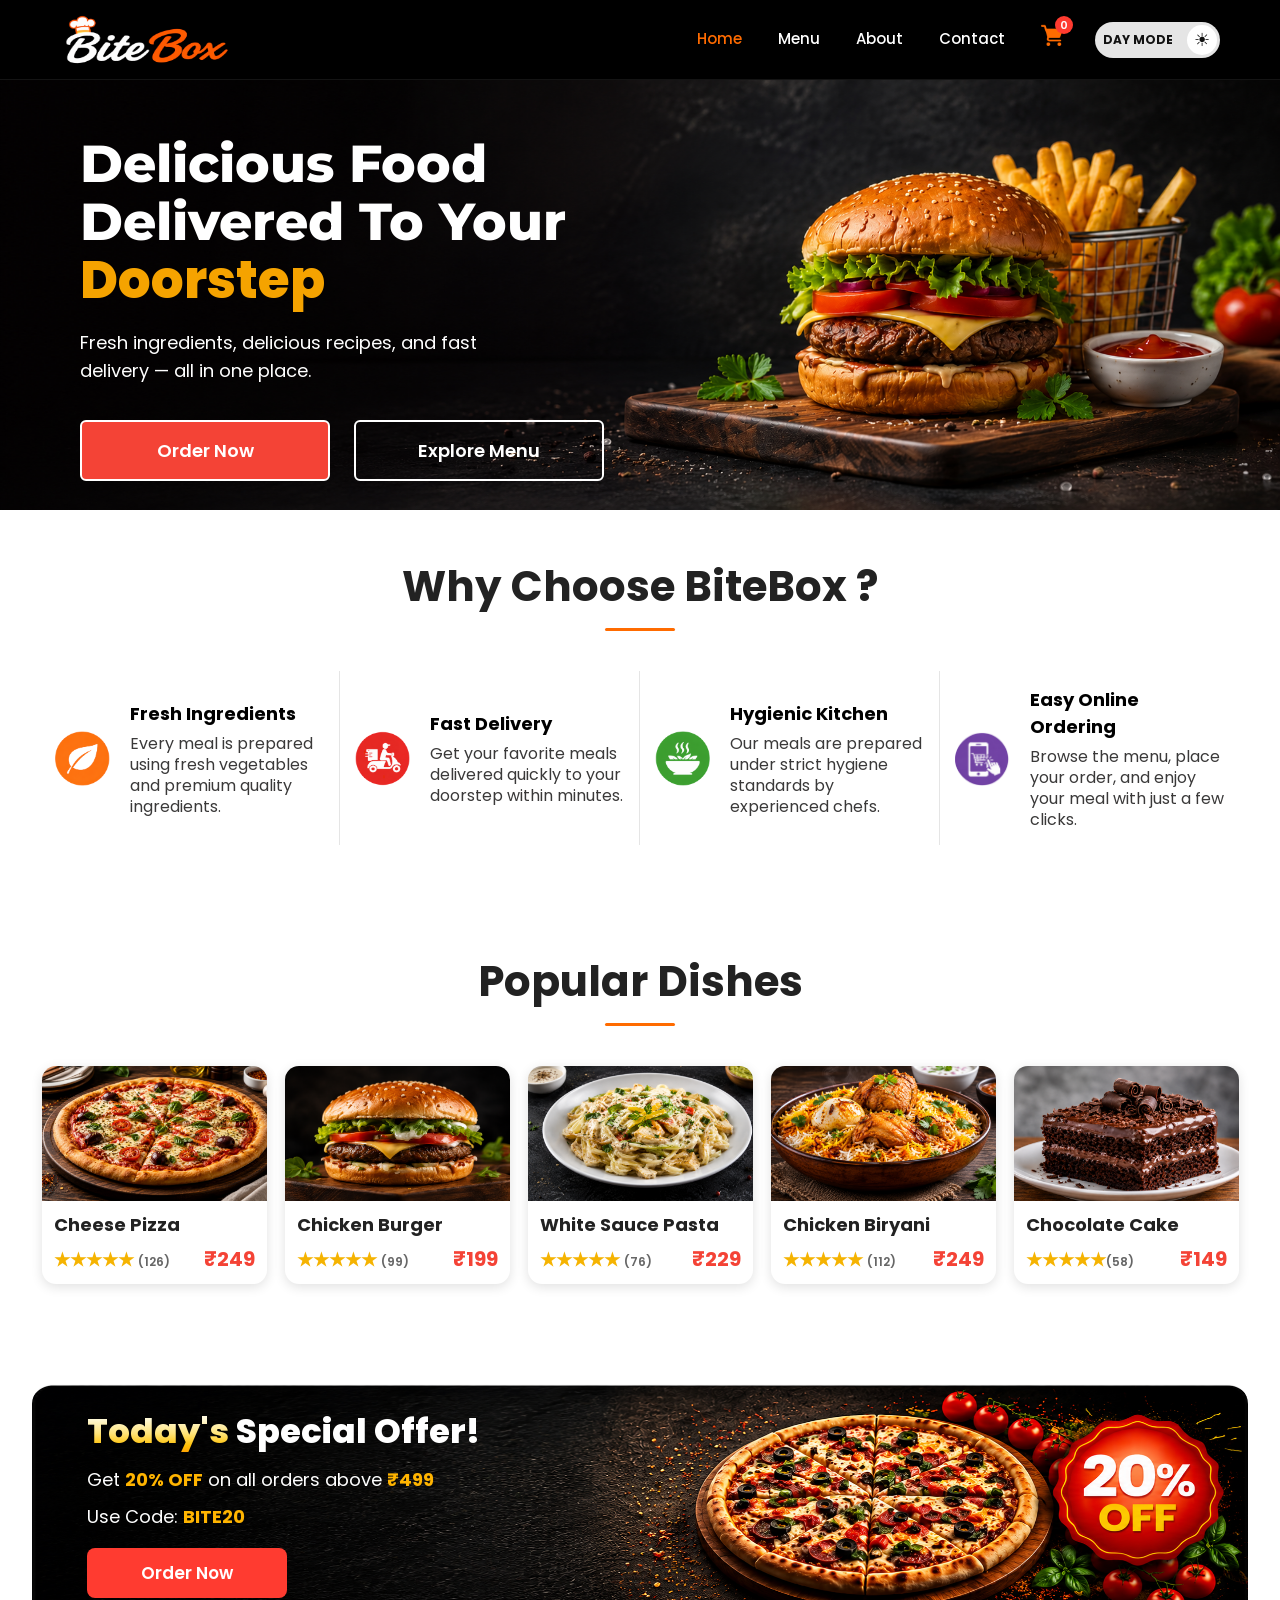
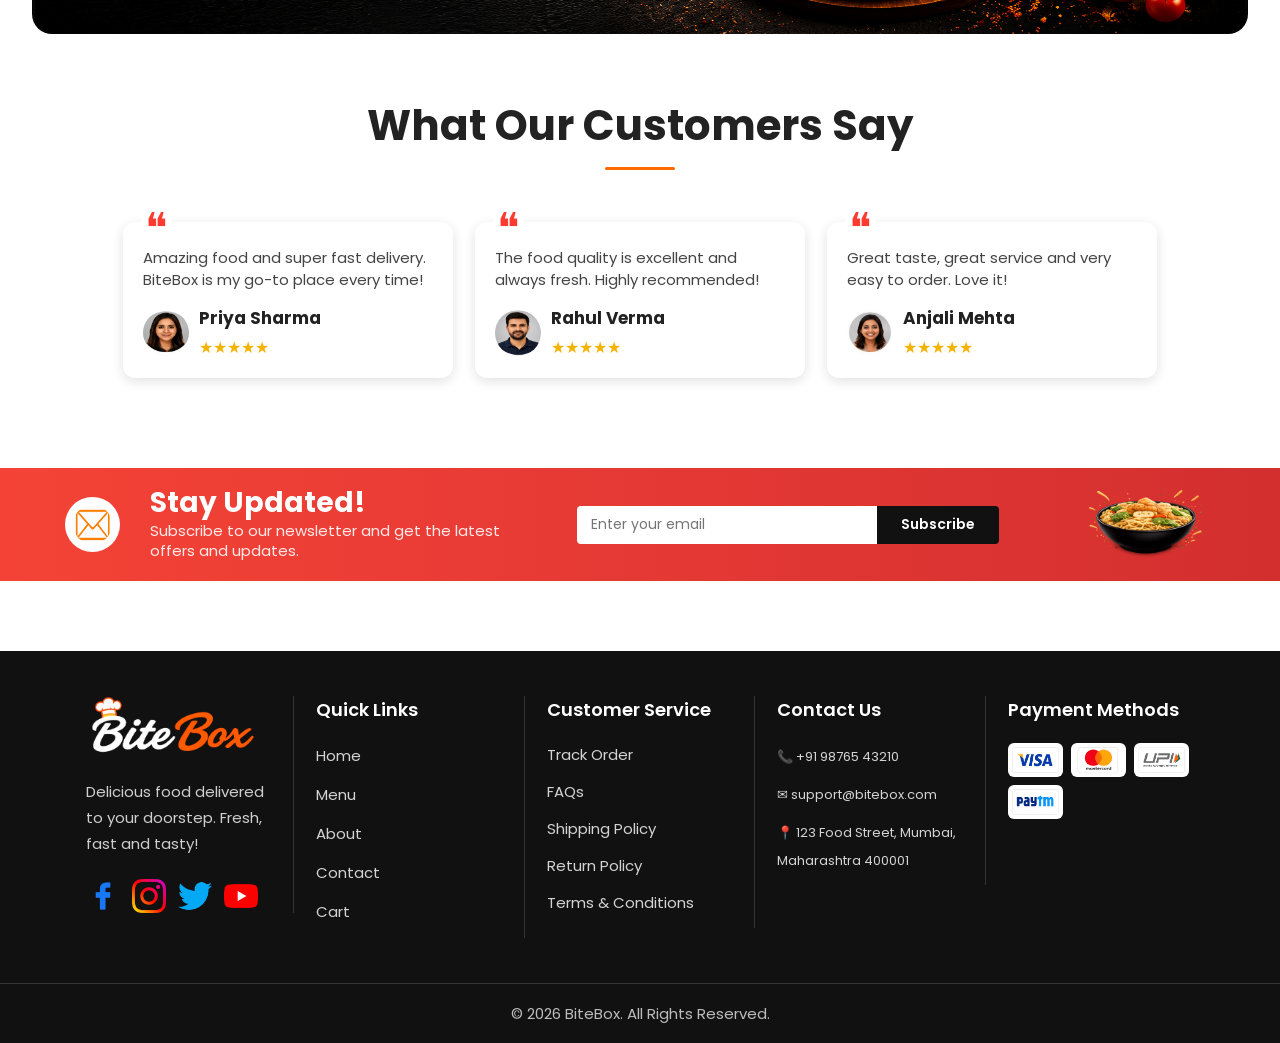
<file: index.html>
<!DOCTYPE html>
<html lang="en">

<head>
    <meta charset="UTF-8">
    <meta name="viewport" content="width=device-width, initial-scale=1.0">
    <title>BiteBox</title>
    <link rel="stylesheet" href="css/style.css">
    <link rel="stylesheet" href="css/index.css">
    <link rel="preconnect" href="https://fonts.googleapis.com">
    <link rel="preconnect" href="https://fonts.gstatic.com" crossorigin>
    <link
        href="https://fonts.googleapis.com/css2?family=Great+Vibes&family=Montserrat:wght@400;600;700;800&family=Pacifico&family=Poppins:wght@300;400;500;600;700&display=swap"
        rel="stylesheet">
</head>

<body>
    <header>
        <!--Restaurant Name-->
        <img src="assets/images/logo.png" alt="BiteBox Logo" class="logo">

        <!--Navigation Menu-->
        <nav>
            <a href="index.html" class="active">Home</a>

            <a href="menu.html">Menu</a>

            <a href="about.html">About</a>

            <a href="contact.html">Contact</a>

            <a href="cart.html" class="cart-icon">
                <span class="cart-wrapper">
                    <img src="assets/icons/cart.png" alt="Cart Icon" width="22" height="22">
                    <span id="cart-count">0</span>
                </span>
            </a>

            <button type="button" id="theme-toggle" class="theme-toggle">
                <span class="theme-icon">☀</span>
                <span class="theme-text">
                    DAY MODE
                </span>

            </button>

        </nav>

    </header>




    <main>
        <section id="home-hero">
            <!-- Hero Section -->

            <h1>Delicious Food Delivered To Your <span>Doorstep</span></h1>
            <p>
                Fresh ingredients, delicious recipes, and fast delivery
                — all in one place.
            </p>

            <div class="hero-buttons">
                <a href="menu.html" class="order-btn">Order Now</a>
                <a href="menu.html" class="menu-btn">Explore Menu</a>
            </div>

        </section>

        <section id="features">

            <h2>Why Choose BiteBox ?</h2>

            <article>
                <img src="assets/images/fresh.png" alt="Fresh Ingredients" width="80">
                <div>
                    <h3>Fresh Ingredients</h3>
                    <p>
                        Every meal is prepared using fresh vegetables and premium quality ingredients.
                    </p>
                </div>
            </article>

            <article>
                <img src="assets/images/fast-delivery.png" alt="Fast Delivery" width="80">
                <div>
                    <h3>Fast Delivery</h3>
                    <p>
                        Get your favorite meals delivered quickly to your doorstep within minutes.
                    </p>
                </div>
            </article>

            <article>
                <img src="assets/images/hygienic.png" alt="Hygienic Kitchen" width="80">
                <div>
                    <h3>Hygienic Kitchen</h3>

                    <p>
                        Our meals are prepared under strict hygiene standards by experienced chefs.
                    </p>
                </div>
            </article>

            <article>
                <img src="assets/images/easy.png" alt="Easy Online Ordering" width="80">
                <div>
                    <h3>Easy Online Ordering</h3>
                    <div>
                        <p>
                            Browse the menu, place your order, and enjoy your meal with just a few clicks.
                        </p>
                    </div>
            </article>

        </section>



        <!--Todays Featured Dishes -->
        <section id="popular-dishes">

            <h2>Popular Dishes</h2>

            <article>
                <img src="assets/images/popular-pizza.png" alt="Cheese Pizza">
                <h3>Cheese Pizza</h3>

                <div class="details">
                    <p class="ratings">
                        &#9733;&#9733;&#9733;&#9733;&#9733;
                        <small>(126)</small>
                    </p>

                    <p class="price">
                        ₹249
                    </p>
                </div>
            </article>

            <article>
                <img src="assets/images/popular-burger.png" alt="Chicken Burger">
                <h3>Chicken Burger</h3>

                <div class="details">
                    <p class="ratings">
                        &#9733;&#9733;&#9733;&#9733;&#9733;
                        <small>(99)</small>
                    </p>

                    <p class="price">
                        ₹199
                    </p>
                </div>
            </article>

            <article>
                <img src="assets/images/popular-pasta.png" alt="White Sauce Pasta">
                <h3>White Sauce Pasta</h3>

                <div class="details">
                    <p class="ratings">
                        &#9733;&#9733;&#9733;&#9733;&#9733;
                        <small>(76)</small>
                    </p>

                    <p class="price">
                        ₹229
                    </p>
                </div>
            </article>

            <article>
                <img src="assets/images/popular-briyani.png" alt="Chicken Biryani">
                <h3>Chicken Biryani</h3>

                <div class="details">
                    <p class="ratings">
                        &#9733;&#9733;&#9733;&#9733;&#9733;
                        <small>(112)</small>
                    </p>

                    <p class="price">
                        ₹249
                    </p>
                </div>
            </article>

            <article>
                <img src="assets/images/popular-cake.png" alt="Chocolate Cake">
                <h3>Chocolate Cake</h3>

                <div class="details">
                    <p class="ratings">
                        &#9733;&#9733;&#9733;&#9733;&#9733;<small>(58)</small>
                    </p>

                    <p class="price">
                        ₹149
                    </p>
                </div>
            </article>
        </section>



        <!--Todays Special Offers -->
        <section id="offer">

            <div class="offer-content">
                <h2><span>Today's </span>Special Offer!</h2>
                <p> Get <strong>20% OFF</strong> on all orders above <strong>₹499</strong>
                </p>
                <p> Use Code: <strong>BITE20</strong> </p>
                <a href="menu.html"> Order Now </a>
            </div>
        </section>


        <!-- Customer Reviews -->
        <section id="reviews">
            <h2>What Our Customers Say</h2>
            <article>
                <p> Amazing food and super fast delivery.
                    BiteBox is my go-to place every time!
                </p>
                <div class="customer">
                    <img src="assets/images/Priya.png" alt="Priya Sharma">
                    <div>
                        <h3>Priya Sharma</h3>
                        <span> &#9733;&#9733;&#9733;&#9733;&#9733;</span>
                    </div>
                </div>
            </article>

            <article>

                <p>
                    The food quality is excellent and always fresh.
                    Highly recommended!
                </p>

                <div class="customer">
                    <img src="assets/images/rahul.png" alt="Rahul Verma">

                    <div>
                        <h3>Rahul Verma</h3>
                        <span> &#9733;&#9733;&#9733;&#9733;&#9733;</span>
                    </div>
                </div>

            </article>

            <article>

                <p>
                    Great taste, great service and very easy to order.
                    Love it!
                </p>

                <div class="customer">
                    <img src="assets/images/anjali.png" alt="Anjali Mehta">

                    <div>
                        <h3>Anjali Mehta</h3>
                        <span> &#9733;&#9733;&#9733;&#9733;&#9733;</span>
                    </div>
                </div>

            </article>

        </section>


        <!--NewsLetter section-->
        <section id="newsletter">
            <div class="newsletter-content">
                <img src="assets/images/mail.png" alt="Newsletter Icon" width="80" height="80">

                <div>
                    <h2>Stay Updated!</h2>
                    <p> Subscribe to our newsletter and get the latest
                        <br>offers and updates.
                    </p>
                </div>
            </div>

            <div class="newsletter-form">
                <input type="email" placeholder="Enter your email">
                <button> Subscribe </button>
            </div>

            <div class="newsletter-image">
                <img src="assets/images/newsletter-food.png" alt="Newsletter Food" width="180" height="120">
            </div>
        </section>


    </main>



    <!-- Footer Logo Section -->
    <footer>
        <div class="footer-container">
            <section>
                <img src="assets/images/logo.png" alt="BiteBox Logo" width="180">
                <p> Delicious food delivered to your doorstep.
                    Fresh, fast and tasty!
                </p>

                <div class="footer-socials">

                    <a href="#">
                        <img src="assets/icons/facebook.png" alt="Facebook" width="35" height="35">
                    </a>

                    <a href="#">
                        <img src="assets/icons/instagram.png" alt="Instagram" width="35" height="35">
                    </a>

                    <a href="#">
                        <img src="assets/icons/twitter.png" alt="Twitter" width="35" height="35">
                    </a>

                    <a href="#">
                        <img src="assets/icons/youtube.png" alt="YouTube" width="35" height="35">
                    </a>
                </div>
            </section>



            <!-- Quick Links -->

            <section>
                <h3>Quick Links</h3>
                <ul>
                    <li><a href="index.html">Home</a></li>
                    <li><a href="menu.html">Menu</a></li>
                    <li><a href="about.html">About</a></li>
                    <li><a href="contact.html">Contact</a></li>
                    <li><a href="cart.html">Cart</a></li>
                </ul>
            </section>



            <!-- Customer Service -->
            <section>
                <h3>Customer Service</h3>
                <ul>
                    <li>Track Order</li>
                    <li>FAQs</li>
                    <li>Shipping Policy</li>
                    <li>Return Policy</li>
                    <li>Terms & Conditions</li>
                </ul>

            </section>



            <!-- Contact Information -->

            <section>
                <h3>Contact Us</h3>
                <p>📞 +91 98765 43210</p>
                <p>✉ support@bitebox.com</p>
                <p> 📍 123 Food Street, Mumbai, Maharashtra 400001 </p>
            </section>



            <!-- Payment Methods -->

            <section>
                <h3>Payment Methods</h3>
                <div class="payment-icons">
                    <img src="assets/images/visa.png" alt="Visa">
                    <img src="assets/images/mastercard.png" alt="MasterCard">
                    <img src="assets/images/upi.png" alt="UPI">
                    <img src="assets/images/paytm.png" alt="Paytm">
                </div>
            </section>
        </div>


        <p> © 2026 BiteBox. All Rights Reserved. </p>

    </footer>

    <script src="js/script.js"></script>
</body>

</html>
</file>
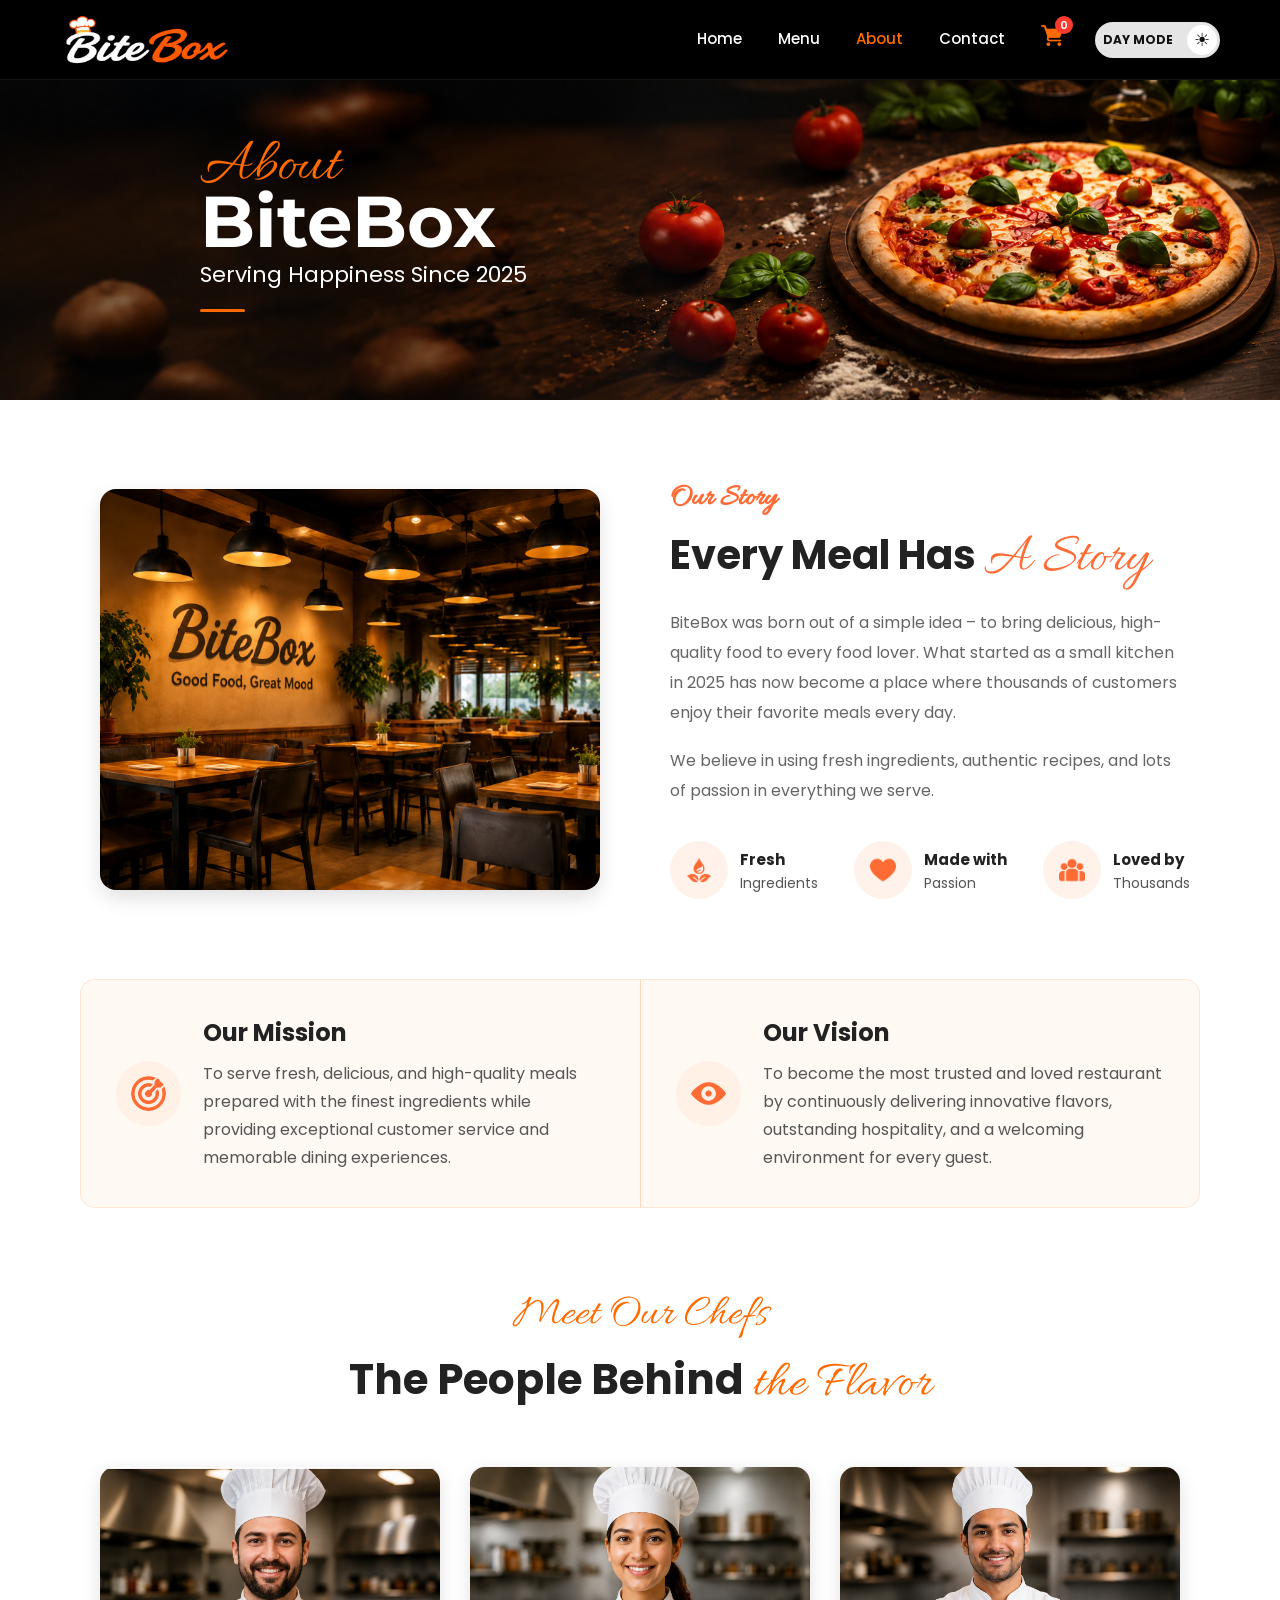
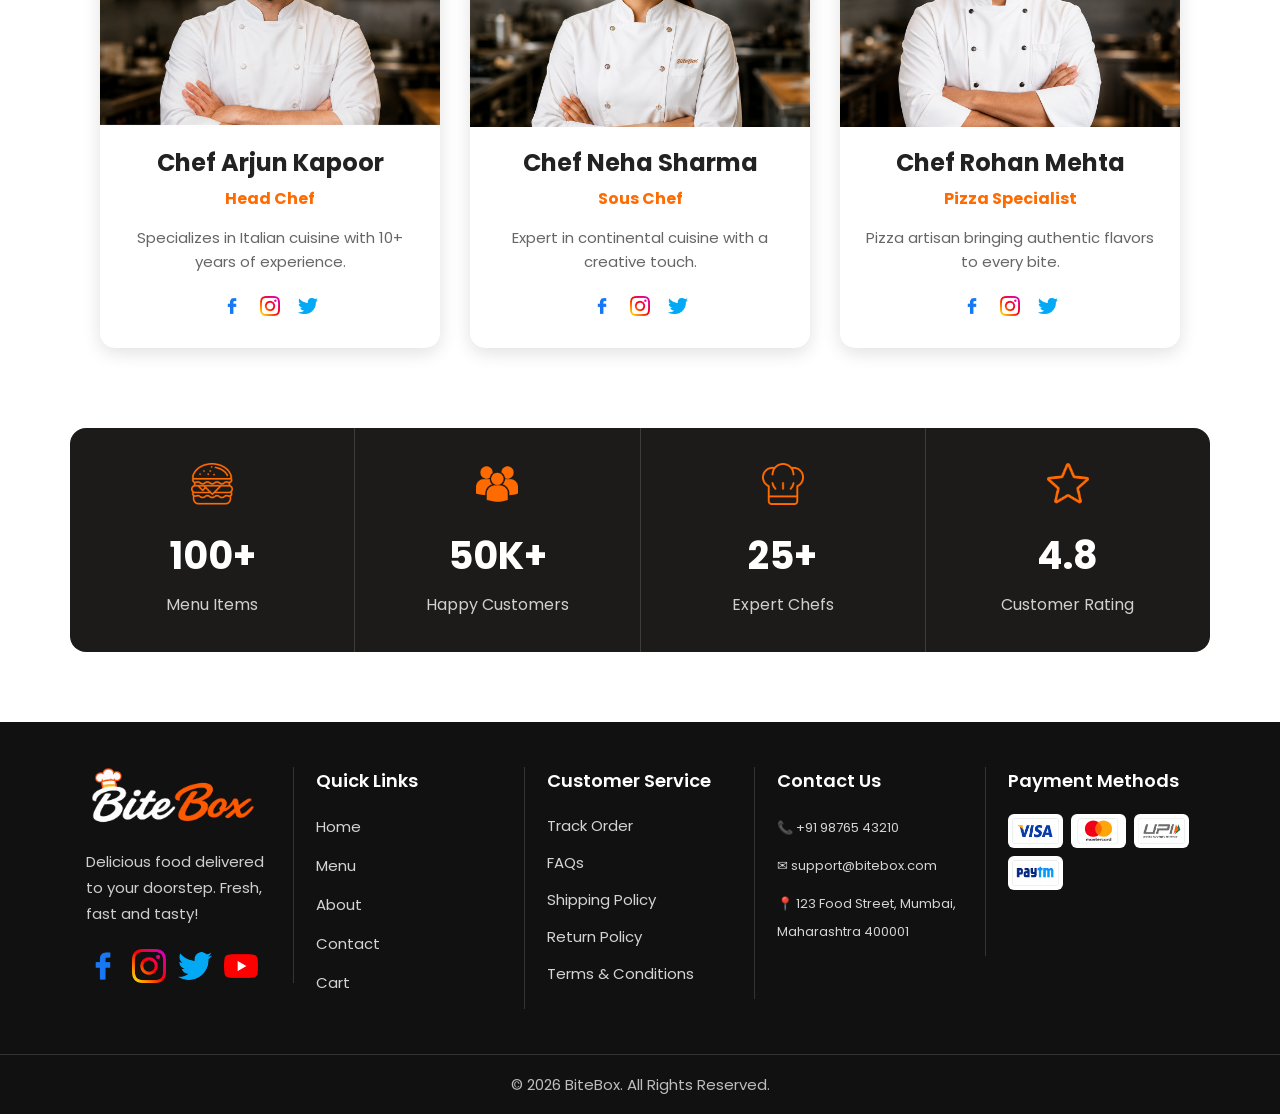
<file: about.html>
<!DOCTYPE html>
<html lang="en">

<head>
    <meta charset="UTF-8">
    <meta name="viewport" content="width=device-width, initial-scale=1.0">
    <title>BiteBox | About</title>
    <link rel="stylesheet" href="css/style.css">
    <link rel="stylesheet" href="css/about.css">
    <link rel="preconnect" href="https://fonts.googleapis.com">
    <link rel="preconnect" href="https://fonts.gstatic.com" crossorigin>
    <link href="https://fonts.googleapis.com/css2?family=Great+Vibes&family=Montserrat:wght@400;600;700;800&family=Pacifico&family=Poppins:wght@300;400;500;600;700&display=swap"rel="stylesheet">
    <link href="https://fonts.googleapis.com/css2?family=Allura&display=swap" rel="stylesheet">
</head>

<body>
    <header>
        <!--Restaurant Name-->
        <img src="assets/images/logo.png" alt="BiteBox Logo" class="logo">

        <!--Navigation Menu-->
        <nav>
            <a href="index.html">Home</a>
            
            <a href="menu.html">Menu</a>
            
            <a href="about.html" class="active">About</a>
            
            <a href="contact.html">Contact</a>
            
            <a href="cart.html" class="cart-icon">
                <span class="cart-wrapper">
                <img src="assets/icons/cart.png" alt="Cart Icon" width="22" height="22">
                 <span id="cart-count">0</span>
            </span>
            </a>

             <button type="button" id="theme-toggle" class="theme-toggle">
                <span class="theme-icon">☀</span>
                <span class="theme-text">
                    DAY MODE
                </span>
            </button>

        </nav>

    </header>



    <!--About Hero section-->
    <!-- About Hero Section -->
    <section id="about-hero">

        <div class="hero-content">
            <h2><span>About</span><br>BiteBox</h2>
            <p>Serving Happiness Since 2025</p>
            <hr>
        </div>

    </section>


    <!--Our story section -->

    <section id="story">

        <article>

            <!-- Restaurant Image -->

            <img src="assets/images/restaurant.png" alt="Restaurant">

            <!-- Story Content -->

            <div class="story-content">

                <small>Our Story</small>

                <h2>
                    Every Meal Has
                    <span>A Story</span>
                </h2>

                <p>
                    BiteBox was born out of a simple idea – to bring
                    delicious, high-quality food to every food lover.
                    What started as a small kitchen in 2025 has now
                    become a place where thousands of customers enjoy
                    their favorite meals every day.
                </p>

                <p>
                    We believe in using fresh ingredients,
                    authentic recipes, and lots of passion
                    in everything we serve.
                </p>

                <!-- Features -->

                <div class="story-features">

                    <article>

                        <div class="feature-icon">
                            <img src="assets/icons/fresh.png" alt="Fresh" width="26">
                        </div>

                        <div>
                            <h4>Fresh</h4>
                            <p>Ingredients</p>
                        </div>

                    </article>

                    <article>

                        <div class="feature-icon">
                            <img src="assets/icons/heart.png" alt="Heart" width="26">
                        </div>

                        <div>
                            <h4>Made with</h4>
                            <p>Passion</p>
                        </div>

                    </article>

                    <article>

                        <div class="feature-icon">
                            <img src="assets/icons/group.png" alt="Customers" width="26">
                        </div>

                        <div>
                            <h4>Loved by</h4>
                            <p>Thousands</p>
                        </div>

                    </article>

                </div>

            </div>

        </article>

    </section>


    <!-- Mission & Vision Section -->

    <section id="mission-vision">

        <div>

            <!-- Mission -->

            <article>

                <img src="assets/icons/mission.png" alt="Mission" width="55" height="55">

                <div>

                    <h3>Our Mission</h3>

                    <p>
                        To serve fresh, delicious, and high-quality meals
                        prepared with the finest ingredients while providing
                        exceptional customer service and memorable dining
                        experiences.
                    </p>

                </div>

            </article>

            <!-- Vision -->

            <article>

                <img src="assets/icons/vision.png" alt="Vision" width="55" height="55">

                <div>

                    <h3>Our Vision</h3>

                    <p>
                        To become the most trusted and loved restaurant by
                        continuously delivering innovative flavors,
                        outstanding hospitality, and a welcoming
                        environment for every guest.
                    </p>

                </div>

            </article>

        </div>

    </section>




    <section id="chefs">

        <small>Meet Our Chefs</small>

        <h2>
            The People Behind
            <span>the Flavor</span>
        </h2>

        <div>

            <!-- Chef 1 -->

            <article>

                <img src="assets/images/chef1.png" alt="Chef Arjun Kapoor">

                <h3>Chef Arjun Kapoor</h3>

                <h4>Head Chef</h4>

                <p>
                    Specializes in Italian cuisine with
                    10+ years of experience.
                </p>

                <div class="chef-social">

                    <a href="#">
                        <img src="assets/icons/facebook.png" alt="Facebook" width="20" height="20">
                    </a>

                    <a href="#">
                        <img src="assets/icons/instagram.png" alt="Instagram" width="20" height="20">
                    </a>

                    <a href="#">
                        <img src="assets/icons/twitter.png" alt="Twitter" width="20" height="20">
                    </a>

                </div>

            </article>

            <!-- Chef 2 -->

            <article>

                <img src="assets/images/chef2.png" alt="Chef Neha Sharma">

                <h3>Chef Neha Sharma</h3>

                <h4>Sous Chef</h4>

                <p>
                    Expert in continental cuisine
                    with a creative touch.
                </p>

                <div class="chef-social">

                    <a href="#">
                        <img src="assets/icons/facebook.png" alt="Facebook" width="20" height="20">
                    </a>

                    <a href="#">
                        <img src="assets/icons/instagram.png" alt="Instagram" width="20" height="20">
                    </a>

                    <a href="#">
                        <img src="assets/icons/twitter.png" alt="Twitter" width="20" height="20">
                    </a>

                </div>
            </article>

            <!-- Chef 3 -->

            <article>

                <img src="assets/images/chef3.png" alt="Chef Rohan Mehta">

                <h3>Chef Rohan Mehta</h3>

                <h4>Pizza Specialist</h4>

                <p>
                    Pizza artisan bringing authentic
                    flavors to every bite.
                </p>

                <div class="chef-social">

                    <a href="#">
                        <img src="assets/icons/facebook.png" alt="Facebook" width="20" height="20">
                    </a>

                    <a href="#">
                        <img src="assets/icons/instagram.png" alt="Instagram" width="20" height="20">
                    </a>

                    <a href="#">
                        <img src="assets/icons/twitter.png" alt="Twitter" width="20" height="20">
                    </a>

                </div>

            </article>

        </div>

    </section>



    <!-- Restaurant Statistics -->

    <section id="statistics">

        <div>

            <article>
                <img src="assets/icons/menu-stat.png" alt="Menu Items" width="45" height="45">
                <h3>100+</h3>
                <p>Menu Items</p>
            </article>

            <article>
                <img src="assets/icons/stat-customer.png" alt="Happy Customers" width="45" height="45">
                <h3>50K+</h3>
                <p>Happy Customers</p>
            </article>

            <article>
                <img src="assets/icons/stat-chef.png" alt="Expert Chefs" width="45" height="45">
                <h3>25+</h3>
                <p>Expert Chefs</p>
            </article>

            <article>
                <img src="assets/icons/stat-star.png" alt="Customer Rating" width="45" height="45">
                <h3>4.8</h3>
                <p>Customer Rating</p>
            </article>

        </div>

    </section>

    <!-- Footer Logo Section -->
     <footer>
        <div class="footer-container">
        <section>
            <img src="assets/images/logo.png" alt="BiteBox Logo" width="180">
            <p> Delicious food delivered to your doorstep.
                Fresh, fast and tasty!
            </p>

            <div class="footer-socials">

            <a href="#">
                <img src="assets/icons/facebook.png" alt="Facebook" width="35" height="35">
            </a>

            <a href="#">
                <img src="assets/icons/instagram.png" alt="Instagram" width="35" height="35">
            </a>

            <a href="#">
                <img src="assets/icons/twitter.png" alt="Twitter" width="35" height="35">
            </a>

            <a href="#">
                <img src="assets/icons/youtube.png" alt="YouTube" width="35" height="35">
            </a>
            </div>
        </section>

        

        <!-- Quick Links -->

        <section>
            <h3>Quick Links</h3>
            <ul>
                <li><a href="index.html">Home</a></li>
                <li><a href="menu.html">Menu</a></li>
                <li><a href="about.html">About</a></li>
                <li><a href="contact.html">Contact</a></li>
                <li><a href="cart.html">Cart</a></li>
            </ul>
        </section>

        

        <!-- Customer Service -->
        <section>
            <h3>Customer Service</h3>
            <ul>
                <li>Track Order</li>
                <li>FAQs</li>
                <li>Shipping Policy</li>
                <li>Return Policy</li>
                <li>Terms & Conditions</li>
            </ul>

        </section>

        

        <!-- Contact Information -->

        <section>
            <h3>Contact Us</h3>
            <p>📞 +91 98765 43210</p>
            <p>✉ support@bitebox.com</p>
            <p> 📍 123 Food Street, Mumbai, Maharashtra 400001 </p>
        </section>

    

        <!-- Payment Methods -->

        <section>
            <h3>Payment Methods</h3>
            <div class="payment-icons">
            <img src="assets/images/visa.png" alt="Visa" >
            <img src="assets/images/mastercard.png" alt="MasterCard" >
            <img src="assets/images/upi.png" alt="UPI" >
            <img src="assets/images/paytm.png" alt="Paytm">
            </div>
        </section>
    </div>

    
        <p> © 2026 BiteBox. All Rights Reserved. </p>

    </footer>

<script src="js/script.js"></script>
</body>

</html>
</file>
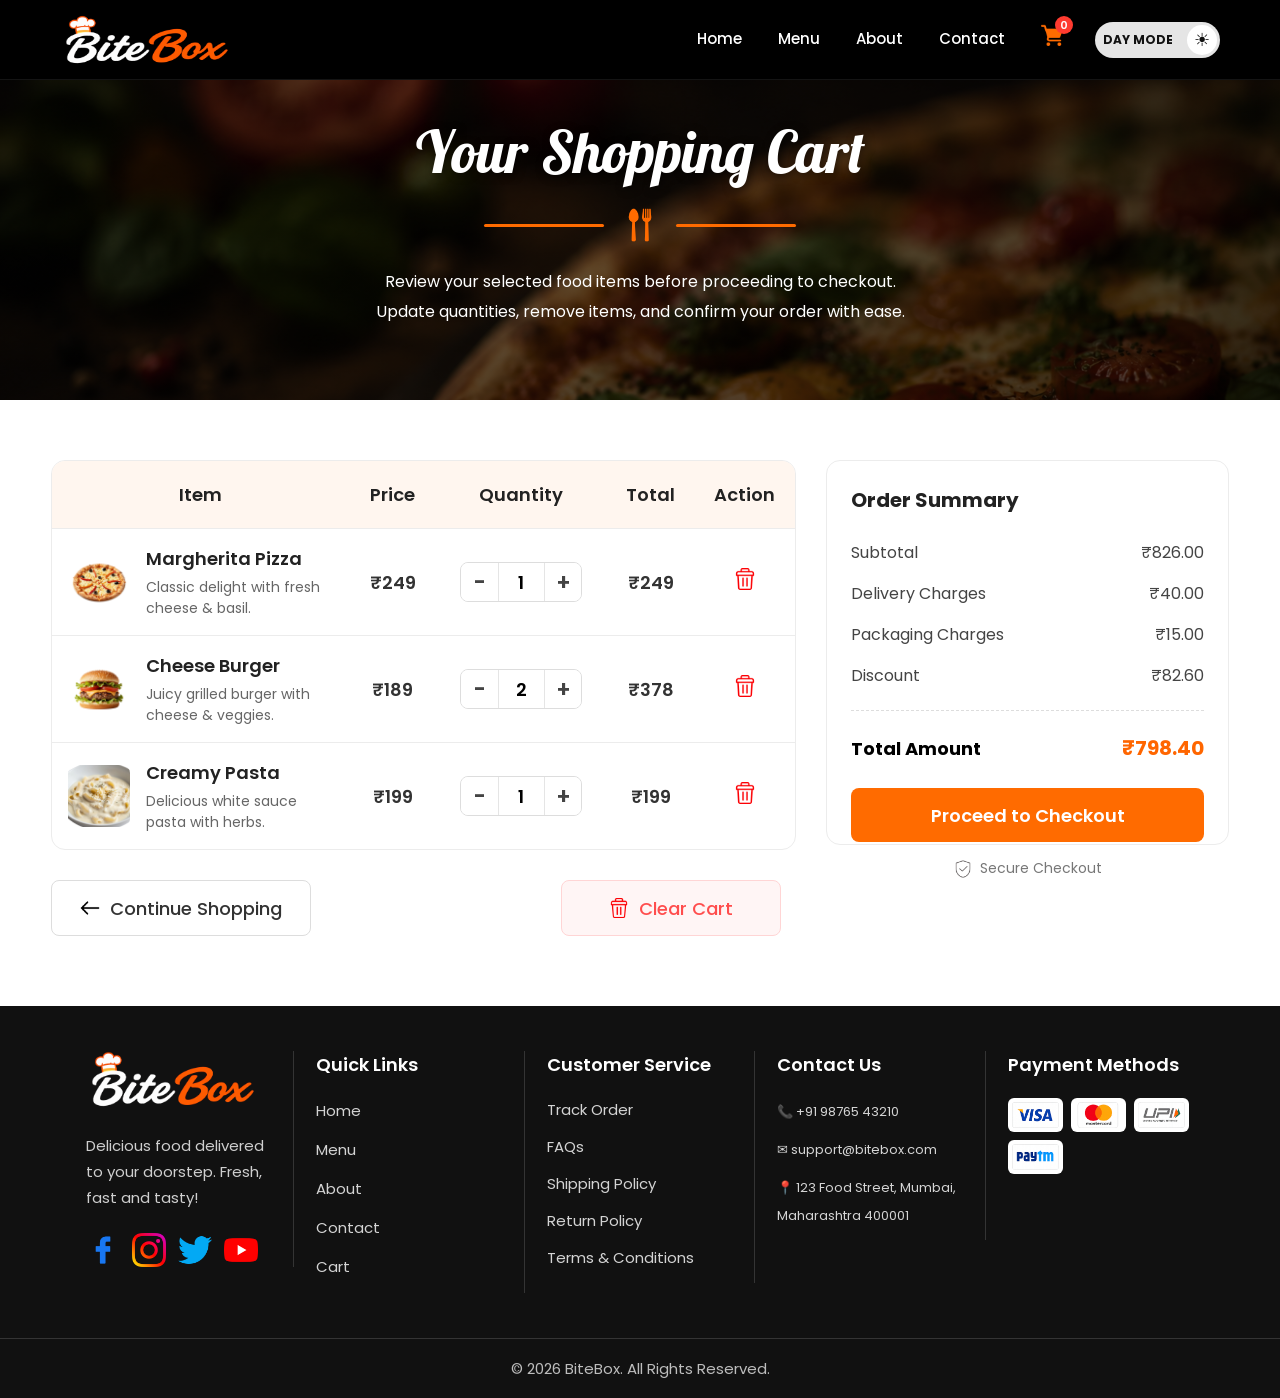
<file: cart.html>
<!DOCTYPE html>
<html lang="en">

<head>
    <meta charset="UTF-8">
    <meta name="viewport" content="width=device-width, initial-scale=1.0">
    <title>Document</title>
    <link rel="stylesheet" href="css/style.css">
    <link rel="stylesheet" href="css/cart.css">
    <link rel="preconnect" href="https://fonts.googleapis.com">
    <link rel="preconnect" href="https://fonts.gstatic.com" crossorigin>
    <link
        href="https://fonts.googleapis.com/css2?family=Great+Vibes&family=Montserrat:wght@400;600;700;800&family=Pacifico&family=Poppins:wght@300;400;500;600;700&display=swap"
        rel="stylesheet">
    <link href="https://fonts.googleapis.com/css2?family=Lobster&display=swap" rel="stylesheet">
</head>

<body>
    <header>
        <!--Restaurant Name-->
        <img src="assets/images/logo.png" alt="BiteBox Logo" class="logo">

        <!--Navigation Menu-->
        <nav>
            <a href="index.html">Home</a>

            <a href="menu.html">Menu</a>

            <a href="about.html">About</a>

            <a href="contact.html">Contact</a>

            <a href="cart.html" class="cart-icon">
                <span class="cart-wrapper">
                    <img src="assets/icons/cart.png" alt="Cart Icon" width="22" height="22">
                    <span id="cart-count">0</span>
                </span>
            </a>


            <button type="button" id="theme-toggle" class="theme-toggle">
                <span class="theme-icon">☀</span>
                <span class="theme-text">
                    DAY MODE
                </span>
            </button>

        </nav>

    </header>


    <!-- Cart Hero Section -->
    <section id="cart-hero">

        <h1>Your Shopping Cart</h1>

        <div class="divider">

            <hr>

            <img src="assets/images/fork-and-spoon.png" alt="Fork and Spoon">

            <hr>

        </div>

        <p>
            Review your selected food items before proceeding to checkout.
            <br>
            Update quantities, remove items, and confirm your order with ease.
        </p>

    </section>

    <!-- Shopping Cart Section -->
    <section id="cart-details">
        <section id="shopping-cart">

            <table>

                <thead>

                    <tr>

                        <th>Item</th>

                        <th>Price</th>

                        <th>Quantity</th>

                        <th>Total</th>

                        <th>Action</th>

                    </tr>

                </thead>               
                <tbody>

                    <!-- Item 1 -->

                    <tr>

                        <td>
                            <div class="cart-item">

                                <img src="assets/images/pizza.png" alt="Margherita Pizza" width="80">
                                <div>
                                    <h3>Margherita Pizza</h3>

                                    <p>Classic delight with fresh cheese & basil.</p>
                                </div>
                            </div>

                        </td>

                        <td>₹249</td>

                        <td>
                            <div class="quantity-box">

                                <button>-</button>

                                <span>1</span>

                                <button>+</button>
                            </div>


                        </td>

                        <td>₹249</td>

                        <td>

                            <a href="#">
                                <img src="assets/icons/delete.png" alt="Delete" width="25">
                            </a>

                        </td>

                    </tr>

                    <!-- Item 2 -->

                    <tr>

                        <td>
                            <div class="cart-item">

                                <img src="assets/images/burger.png" alt="Cheese Burger" width="80">
                                <div>

                                    <h3>Cheese Burger</h3>

                                    <p>Juicy grilled burger with cheese & veggies.</p>
                                </div>
                            </div>

                        </td>

                        <td>₹189</td>

                        <td>
                            <div class="quantity-box">

                                <button>-</button>

                                <span>2</span>

                                <button>+</button>
                            </div>

                        </td>

                        <td>₹378</td>

                        <td>

                            <a href="#">
                                <img src="assets/icons/delete.png" alt="Delete" width="25">
                            </a>

                        </td>

                    </tr>

                    <!-- Item 3 -->

                    <tr>

                        <td>
                            <div class="cart-item">

                                <img src="assets/images/pasta.png" alt="Creamy Pasta" width="80">
                                <div>

                                    <h3>Creamy Pasta</h3>

                                    <p>Delicious white sauce pasta with herbs.</p>
                                </div>
                            </div>

                        </td>

                        <td>₹199</td>

                        <td>
                            <div class="quantity-box">

                                <button>-</button>

                                <span>1</span>

                                <button>+</button>
                            </div>

                        </td>

                        <td>₹199</td>

                        <td>

                            <a href="#">
                                <img src="assets/icons/delete.png" alt="Delete" width="25">
                            </a>

                        </td>

                    </tr>

                </tbody>

            </table>

        </section>

        <aside id="order-summary">

            <h2>Order Summary</h2>

            <p>
                <span>Subtotal</span>
                <span id="subtotal-amount">₹0.00</span>
            </p>

            <p>
                <span>Delivery Charges</span>
                <span id="delivery-amount">₹0.00</span>
            </p>

            <p>
                <span>Packaging Charges</span>
                <span id="packaging-amount">₹0.00</span>
            </p>

            <p id="discount-row">
                <span>Discount</span>
                <span id="discount-amount">₹0.00</span>
            </p>

            <hr>

            <h3>
                <span>Total Amount</span>
                <span id="total-amount">₹0.00</span>
            </h3>

            <button type="button">
                Proceed to Checkout
            </button>

            <p>
                <img src="assets/icons/shield.png" width="18" height="18">
                Secure Checkout
            </p>

        </aside>
    </section>

    <!-- Cart Action Buttons -->

    <section id="cart-actions">

        <a href="menu.html">
            <img src="assets/icons/left-arrow.png">
            Continue Shopping
        </a>

        <button type="button" id="clear-cart">

            <img src="assets/icons/delete.png"> Clear Cart

        </button>

    </section>

    <!-- Footer Logo Section -->
    <!-- Footer Logo Section -->
    <footer>
        <div class="footer-container">
            <section>
                <img src="assets/images/logo.png" alt="BiteBox Logo" width="180">
                <p> Delicious food delivered to your doorstep.
                    Fresh, fast and tasty!
                </p>

                <div class="footer-socials">

                    <a href="#">
                        <img src="assets/icons/facebook.png" alt="Facebook" width="35" height="35">
                    </a>

                    <a href="#">
                        <img src="assets/icons/instagram.png" alt="Instagram" width="35" height="35">
                    </a>

                    <a href="#">
                        <img src="assets/icons/twitter.png" alt="Twitter" width="35" height="35">
                    </a>

                    <a href="#">
                        <img src="assets/icons/youtube.png" alt="YouTube" width="35" height="35">
                    </a>
                </div>
            </section>



            <!-- Quick Links -->

            <section>
                <h3>Quick Links</h3>
                <ul>
                    <li><a href="index.html">Home</a></li>
                    <li><a href="menu.html">Menu</a></li>
                    <li><a href="about.html">About</a></li>
                    <li><a href="contact.html">Contact</a></li>
                    <li><a href="cart.html">Cart</a></li>
                </ul>
            </section>



            <!-- Customer Service -->
            <section>
                <h3>Customer Service</h3>
                <ul>
                    <li>Track Order</li>
                    <li>FAQs</li>
                    <li>Shipping Policy</li>
                    <li>Return Policy</li>
                    <li>Terms & Conditions</li>
                </ul>

            </section>



            <!-- Contact Information -->

            <section>
                <h3>Contact Us</h3>
                <p>📞 +91 98765 43210</p>
                <p>✉ support@bitebox.com</p>
                <p> 📍 123 Food Street, Mumbai, Maharashtra 400001 </p>
            </section>



            <!-- Payment Methods -->

            <section>
                <h3>Payment Methods</h3>
                <div class="payment-icons">
                    <img src="assets/images/visa.png" alt="Visa">
                    <img src="assets/images/mastercard.png" alt="MasterCard">
                    <img src="assets/images/upi.png" alt="UPI">
                    <img src="assets/images/paytm.png" alt="Paytm">
                </div>
            </section>
        </div>


        <p> © 2026 BiteBox. All Rights Reserved. </p>

    </footer>


    <script src="js/script.js"></script>

</body>

</html>
</file>
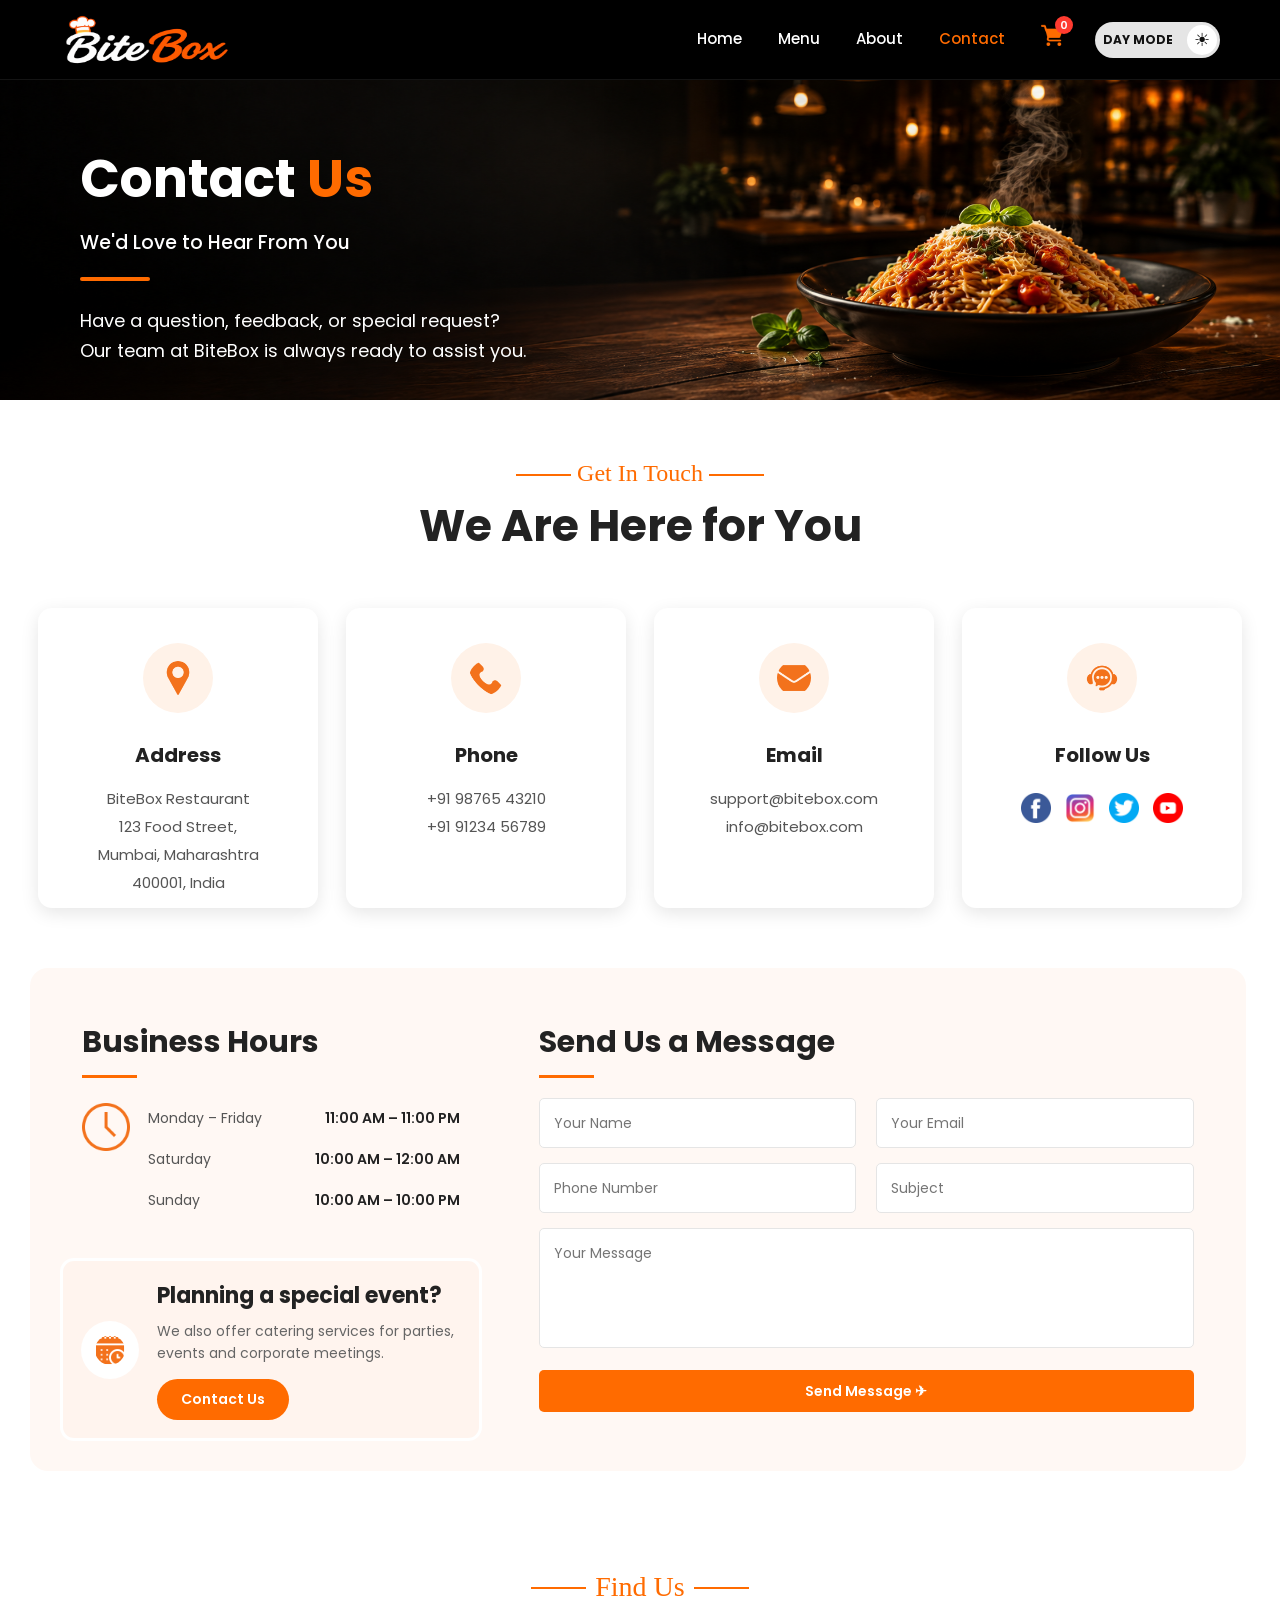
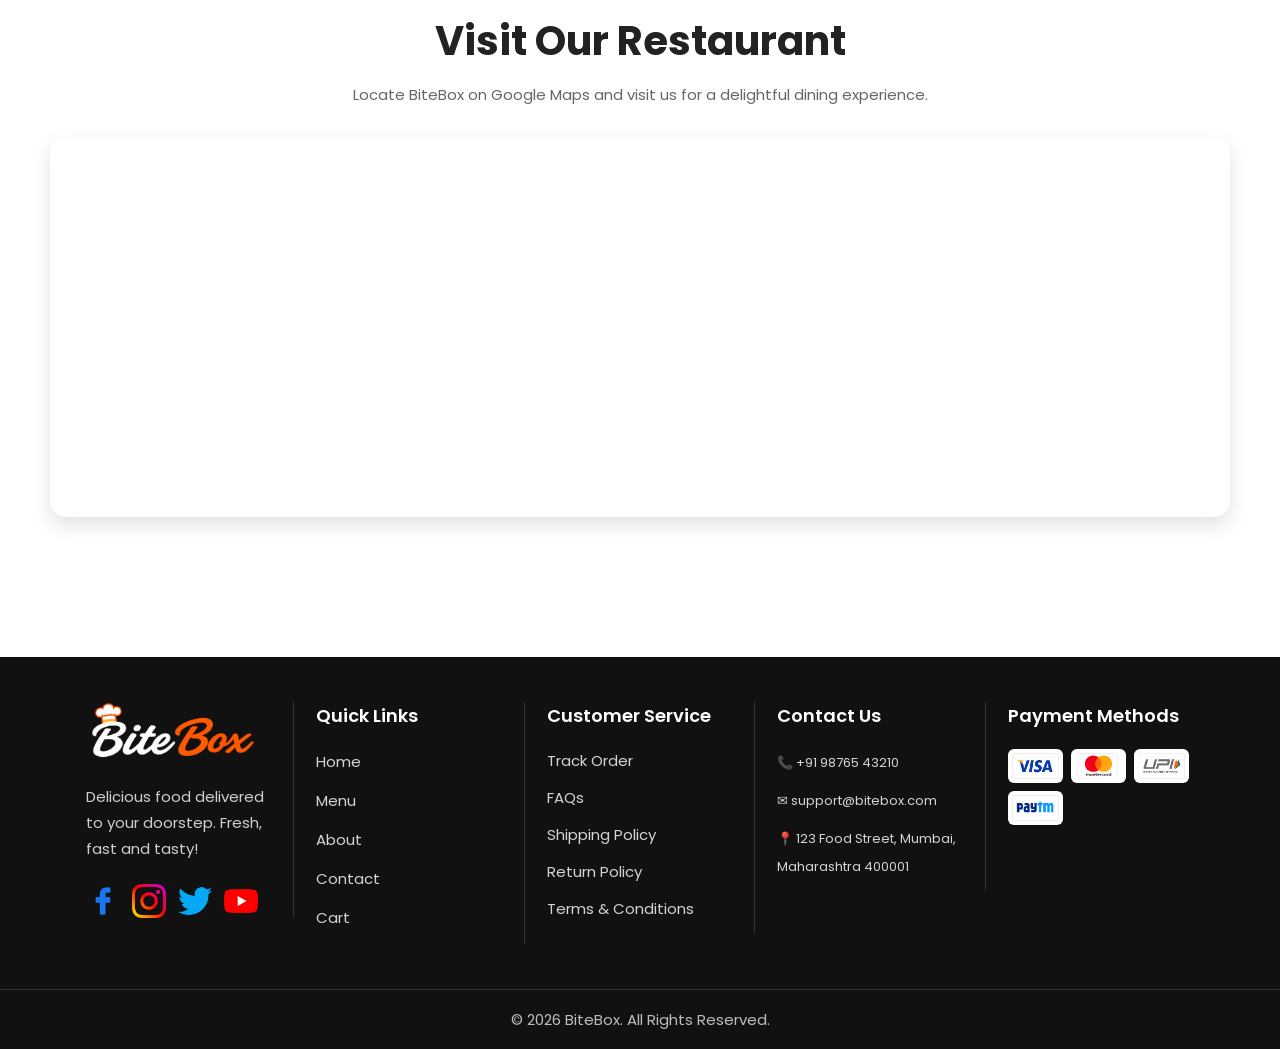
<file: contact.html>
<!DOCTYPE html>
<html lang="en">

<head>
    <meta charset="UTF-8">
    <meta name="viewport" content="width=device-width, initial-scale=1.0">
    <title>BiteBox | Contact</title>
    <link rel="stylesheet" href="css/style.css">
    <link rel="stylesheet" href="css/contact.css">
     <link rel="preconnect" href="https://fonts.googleapis.com">
    <link rel="preconnect" href="https://fonts.gstatic.com" crossorigin>
    <link href="https://fonts.googleapis.com/css2?family=Great+Vibes&family=Montserrat:wght@400;600;700;800&family=Pacifico&family=Poppins:wght@300;400;500;600;700&display=swap" rel="stylesheet">
</head>

<body>
    <header>
        <!--Restaurant Name-->
        <img src="assets/images/logo.png" alt="BiteBox Logo" class="logo">

        <!--Navigation Menu-->
        <nav>
            <a href="index.html">Home</a>
            
            <a href="menu.html">Menu</a>
            
            <a href="about.html">About</a>
            
            <a href="contact.html" class="active">Contact</a>
            
             <a href="cart.html" class="cart-icon">
                <span class="cart-wrapper">
                <img src="assets/icons/cart.png" alt="Cart Icon" width="22" height="22">
                 <span id="cart-count">0</span>
            </span>
            </a>
            
             <button type="button" id="theme-toggle" class="theme-toggle">
                <span class="theme-icon">☀</span>
                <span class="theme-text">
                    DAY MODE
                </span>
            </button>

        </nav>

    </header>


    <!--Contact Hero Section-->
    <section id="contact-hero">
        <div class="hero-content">
            <h2>Contact <span>Us</span></h2>
            <h3> We'd Love to Hear From You </h3>
            <hr>
            <p> Have a question, feedback, or special request?<br>
                Our team at BiteBox is always ready to assist you.
            </p>
        </div>
    </section>


<!-- ================= Contact Information Section ================= -->

<section id="contact-info">

    <div class="section-title">

        <h4>Get In Touch</h4>

        <h2>We Are Here for You</h2>

    </div>

    <div class="contact-container">

        <!-- Address -->

        <article>

            <img src="assets/icons/location-icon.png" alt="Location">

            <h3>Address</h3>

            <p>
                BiteBox Restaurant<br>
                123 Food Street,<br>
                Mumbai, Maharashtra<br>
                400001, India
            </p>

        </article>

        <!-- Phone -->

        <article>

            <img src="assets/icons/phone-icon.png" alt="Phone">

            <h3>Phone</h3>

            <p>
                +91 98765 43210<br>
                +91 91234 56789
            </p>

        </article>

        <!-- Email -->

        <article>

            <img src="assets/icons/email-icon.png" alt="Email">

            <h3>Email</h3>

            <p>
                support@bitebox.com<br>
                info@bitebox.com
            </p>

        </article>

        <!-- Social -->

        <article>

            <img src="assets/icons/support-icon.png" alt="Support">

            <h3>Follow Us</h3>

            <div class="social-icons">

                <a href="#">
                    <img src="assets/icons/contact-facebook.png" alt="Facebook">
                </a>

                <a href="#">
                    <img src="assets/icons/contact-instagram.png" alt="Instagram">
                </a>

                <a href="#">
                    <img src="assets/icons/contact-twitter.png" alt="Twitter">
                </a>

                <a href="#">
                    <img src="assets/icons/contact-youtube.png" alt="YouTube">
                </a>

            </div>

        </article>

    </div>

</section>

 

<!--================ Contact Details Section ================-->

<section id="contact-details">

    <!-- Left Column -->

    <div class="left-column">

        <!-- Business Hours -->

        <div class="business-card">

            <h2>Business Hours</h2>

            <hr>

            <div class="business-content">

                <img src="assets/icons/clock.png" alt="Clock">

                <table>

                    <tr>
                        <td>Monday – Friday</td>
                        <td>11:00 AM – 11:00 PM</td>
                    </tr>

                    <tr>
                        <td>Saturday</td>
                        <td>10:00 AM – 12:00 AM</td>
                    </tr>

                    <tr>
                        <td>Sunday</td>
                        <td>10:00 AM – 10:00 PM</td>
                    </tr>

                </table>

            </div>

        </div>


        <!-- Event Card -->

        <div class="event-card">

            <img src="assets/icons/calendar.png" alt="Calendar">

            <div>

                <h3>Planning a special event?</h3>

                <p>
                    We also offer catering services for parties,
                    events and corporate meetings.
                </p>

                <a href="#">Contact Us</a>

            </div>

        </div>

    </div>



    <!-- Right Column -->

    <div class="right-column">

        <h2>Send Us a Message</h2>

        <hr>

        <form>

            <div class="form-row">

                <input type="text" placeholder="Your Name" name="name">

                <input type="email" placeholder="Your Email" name="email">

            </div>

            <div class="form-row">

                <input type="tel" placeholder="Phone Number" name="phone">

                <input type="text" placeholder="Subject" name="subject">

            </div>

            <textarea placeholder="Your Message" name="message"></textarea>

            <button class="contact-form-button" type="submit">Send Message ✈</button>

        </form>

    </div>

</section>




    <!-- Google Maps Section -->

    <section id="google-map">

        <div class="section-title">

            <h4>Find Us</h4>

            <h2>Visit Our Restaurant</h2>

            <p>
                Locate BiteBox on Google Maps and visit us for a delightful dining experience.
            </p>

        </div>

    <iframe
        src="https://www.google.com/maps/embed?pb=!1m18!1m12!1m3!1d3768.019786814624!2d72.9502261!3d19.194338099999996!2m3!1f0!2f0!3f0!3m2!1i1024!2i768!4f13.1!3m3!1m2!1s0x3be7b92e8437d15b%3A0x8b55216ca2b2ebe9!2sI.T.VEDANT!5e0!3m2!1sen!2sin!4v1785401144688!5m2!1sen!2sin"
        width="100%"
        height="450"
        style="border:0;"
        loading="lazy"
        allowfullscreen>
    </iframe>

    </section>






    <!-- Footer Logo Section -->
     <footer>
        <div class="footer-container">
        <section>
            <img src="assets/images/logo.png" alt="BiteBox Logo" width="180">
            <p> Delicious food delivered to your doorstep.
                Fresh, fast and tasty!
            </p>

            <div class="footer-socials">

            <a href="#">
                <img src="assets/icons/facebook.png" alt="Facebook" width="35" height="35">
            </a>

            <a href="#">
                <img src="assets/icons/instagram.png" alt="Instagram" width="35" height="35">
            </a>

            <a href="#">
                <img src="assets/icons/twitter.png" alt="Twitter" width="35" height="35">
            </a>

            <a href="#">
                <img src="assets/icons/youtube.png" alt="YouTube" width="35" height="35">
            </a>
            </div>
        </section>

        

        <!-- Quick Links -->

        <section>
            <h3>Quick Links</h3>
            <ul>
                <li><a href="index.html">Home</a></li>
                <li><a href="menu.html">Menu</a></li>
                <li><a href="about.html">About</a></li>
                <li><a href="contact.html">Contact</a></li>
                <li><a href="cart.html">Cart</a></li>
            </ul>
        </section>

        

        <!-- Customer Service -->
        <section>
            <h3>Customer Service</h3>
            <ul>
                <li>Track Order</li>
                <li>FAQs</li>
                <li>Shipping Policy</li>
                <li>Return Policy</li>
                <li>Terms & Conditions</li>
            </ul>

        </section>

        

        <!-- Contact Information -->

        <section>
            <h3>Contact Us</h3>
            <p>📞 +91 98765 43210</p>
            <p>✉ support@bitebox.com</p>
            <p> 📍 123 Food Street, Mumbai, Maharashtra 400001 </p>
        </section>

    

        <!-- Payment Methods -->

        <section>
            <h3>Payment Methods</h3>
            <div class="payment-icons">
            <img src="assets/images/visa.png" alt="Visa" >
            <img src="assets/images/mastercard.png" alt="MasterCard" >
            <img src="assets/images/upi.png" alt="UPI" >
            <img src="assets/images/paytm.png" alt="Paytm">
            </div>
        </section>
    </div>

     
        <p> © 2026 BiteBox. All Rights Reserved. </p>

    </footer>


    <script src="js/script.js"></script>
</body>

</html>
</file>
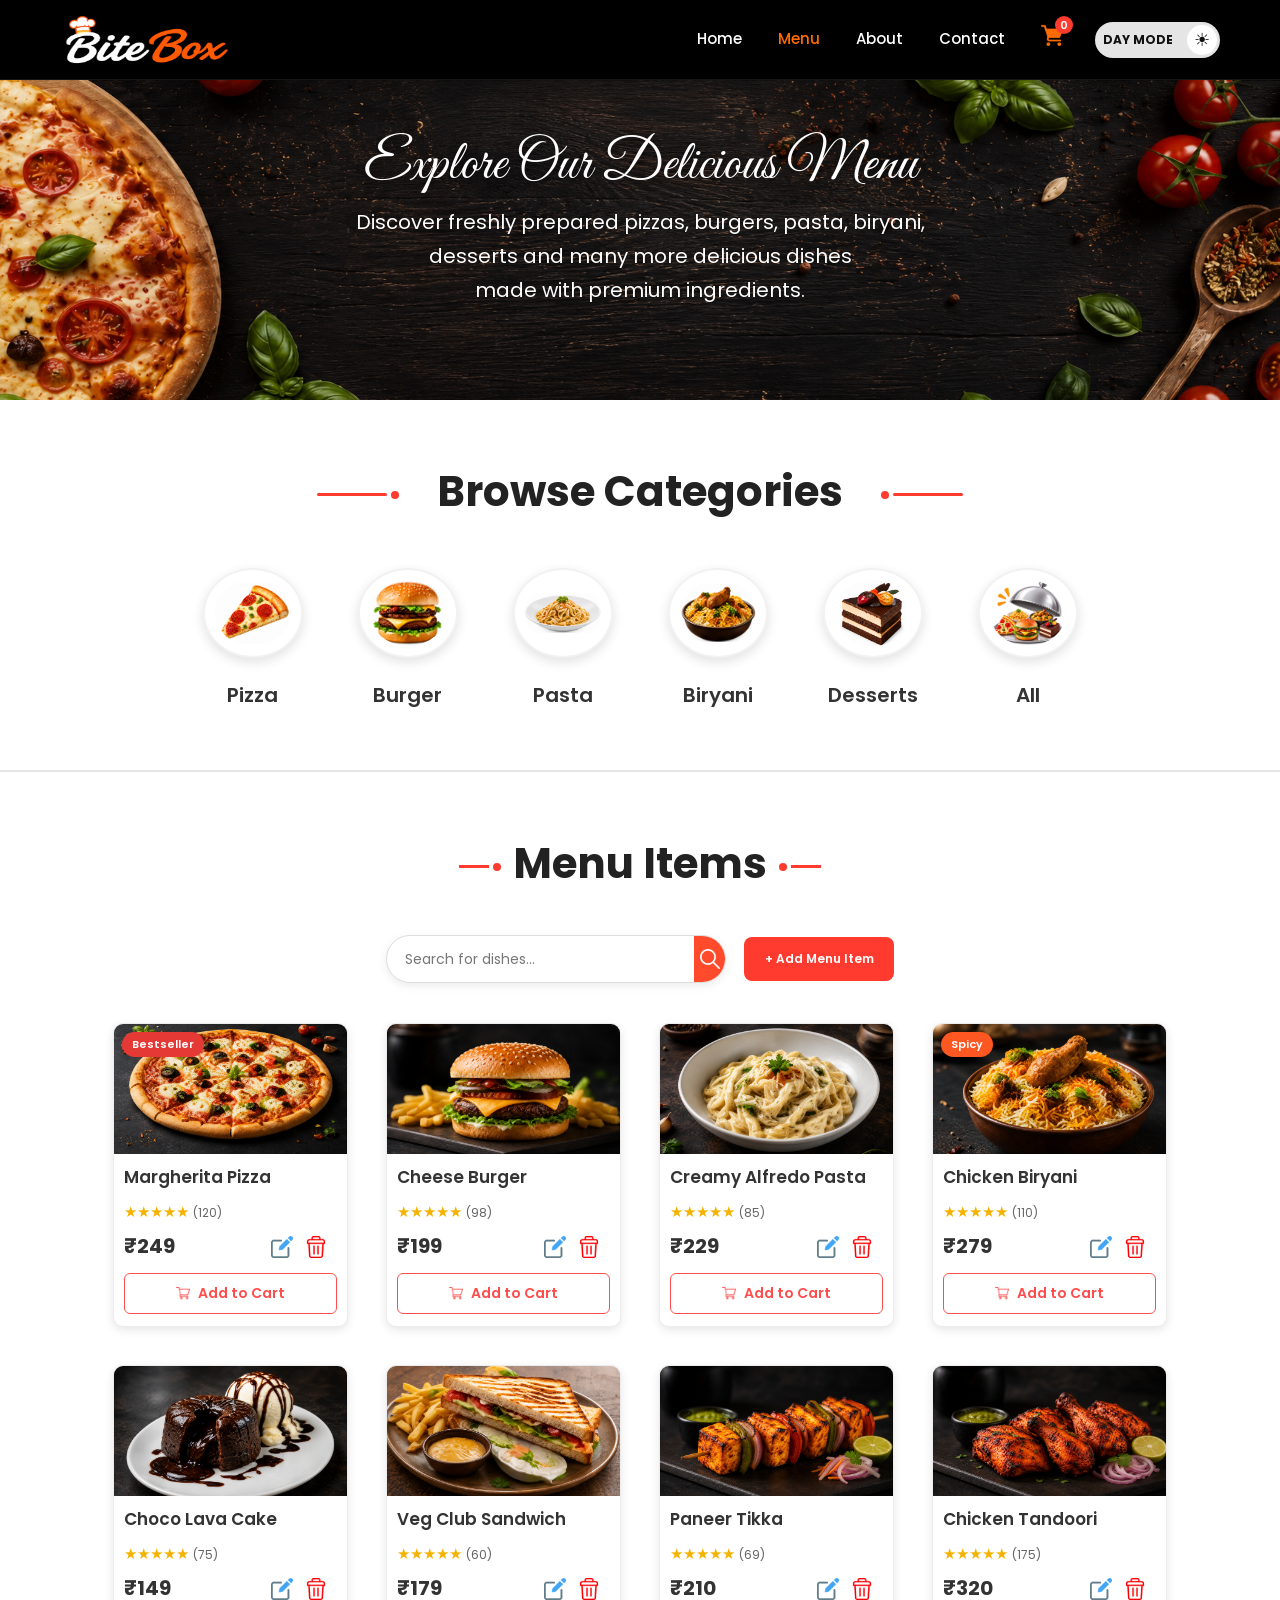
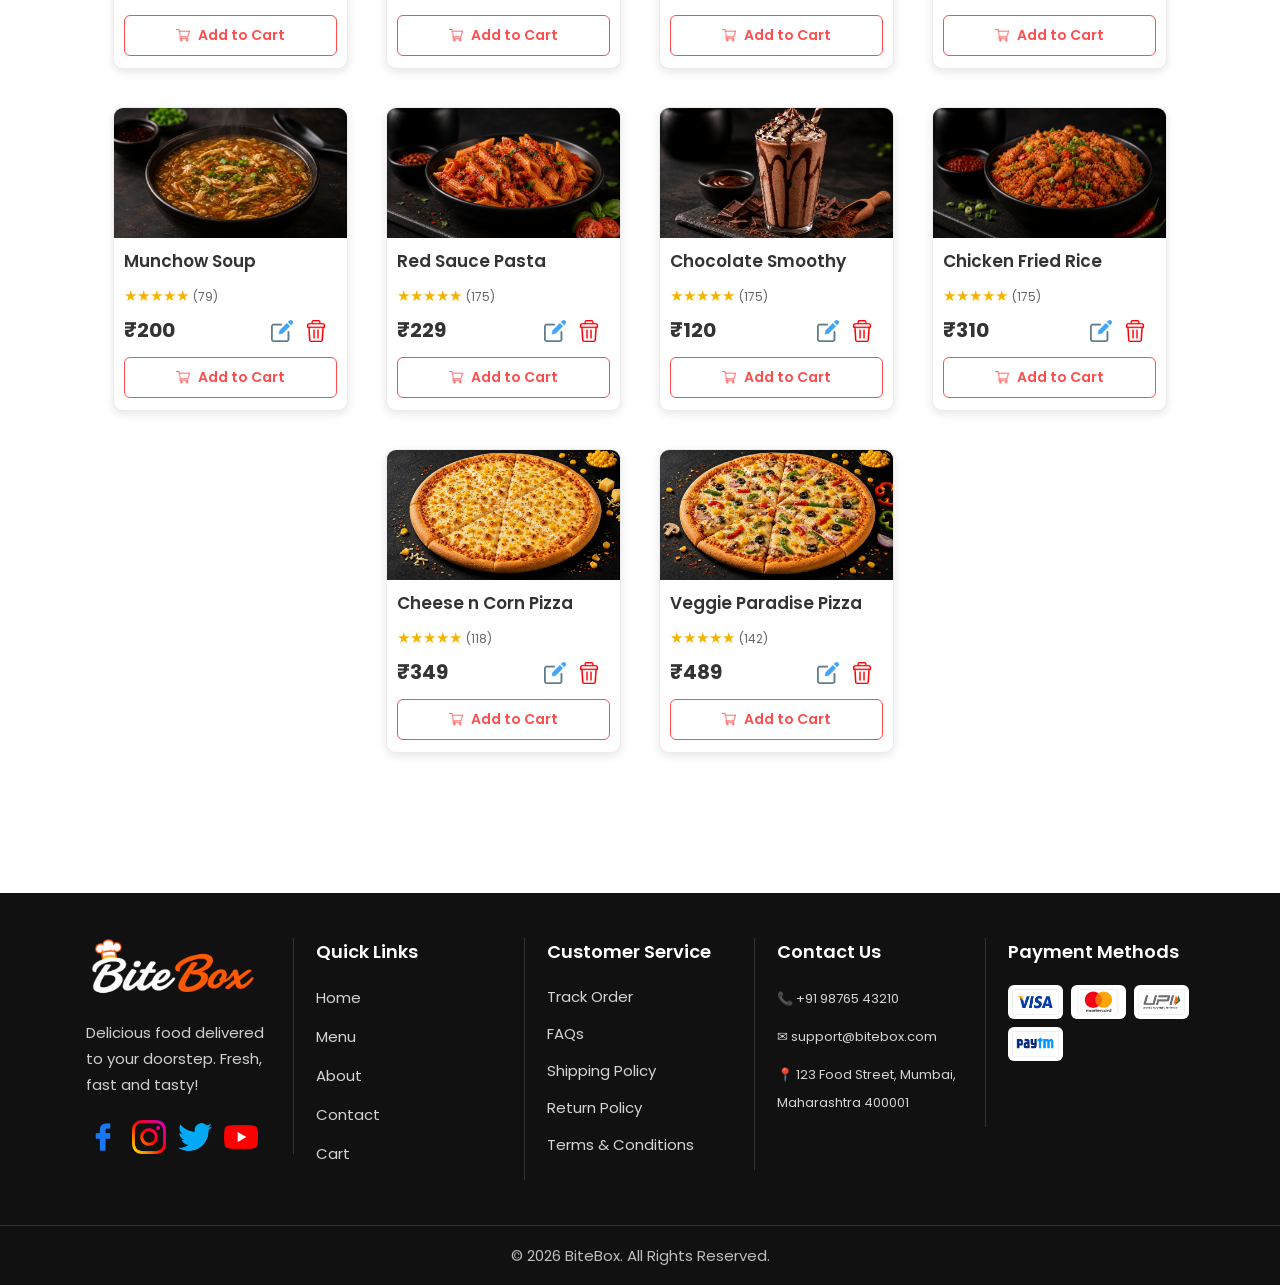
<file: menu.html>
<!DOCTYPE html>
<html lang="en">

<head>
  <meta charset="UTF-8">
  <meta name="viewport" content="width=device-width, initial-scale=1.0">
  <title>BiteBox | Menu</title>
  <link rel="stylesheet" href="css/style.css">
  <link rel="stylesheet" href="css/menu.css">
  <link rel="preconnect" href="https://fonts.googleapis.com">
  <link rel="preconnect" href="https://fonts.gstatic.com" crossorigin>
  <link
    href="https://fonts.googleapis.com/css2?family=Great+Vibes&family=Montserrat:wght@400;600;700;800&family=Pacifico&family=Poppins:wght@300;400;500;600;700&display=swap"
    rel="stylesheet">
</head>

<body>
  <header>
    <!--Restaurant Name-->
    <img src="assets/images/logo.png" alt="BiteBox Logo" class="logo">

    <!--Navigation Menu-->
    <nav>
      <a href="index.html"> Home</a>

      <a href="menu.html" class="active">Menu</a>

      <a href="about.html">About</a>

      <a href="contact.html">Contact</a>

      <a href="cart.html" class="cart-icon">
        <span class="cart-wrapper">
          <img src="assets/icons/cart.png" alt="Cart Icon" width="22" height="22">
          <span id="cart-count">0</span>
        </span>
      </a>

      <button type="button" id="theme-toggle" class="theme-toggle">
        <span class="theme-icon">☀</span>
        <span class="theme-text">
          DAY MODE
        </span>
      </button>

    </nav>

  </header>


  <!--Menu hero section-->
  <section id="menu-hero">

    <h1>Explore Our Delicious Menu</h1>

    <p>
      Discover freshly prepared pizzas, burgers, pasta,
      biryani,<br> desserts and many more delicious dishes<br>
      made with premium ingredients.
    </p>

  </section>


  <section id="categories">
    <h2><span></span>Browse Categories<span></span></h2>

    <div>
      <article>
        <img src="assets/icons/pizza-icon.png" alt="Pizza" width="120" height="120">
        <h3>Pizza</h3>
      </article>

      <article>
        <img src="assets/icons/burger-icon.png" alt="Burger" width="120" height="120">
        <h3>Burger</h3>
      </article>

      <article>
        <img src="assets/icons/pasta-icon.png" width="120" height="120">
        <h3>Pasta</h3>
      </article>

      <article>
        <img src="assets/icons/biryani-icon.png" width="120" height="120">
        <h3>Biryani</h3>
      </article>

      <article>
        <img src="assets/icons/cake-icon.png" alt="Desserts" width="120" height="120">
        <h3>Desserts</h3>
      </article>

      <article>
        <img src="assets/icons/all-items.png" alt="Desserts" width="120" height="120">
        <h3>All</h3>
      </article>

    </div>
  </section>


  <!-- Menu Items Section -->

  <section id="menu-items">

    <h2>
      <span></span>
      Menu Items
      <span></span>
    </h2>


    <div class="menu-controls">

      <div class="menu-search">

        <input type="text" id="menu-search" placeholder="Search for dishes...">

        <button type="button" id="search-button">
          <img src="assets/icons/search.png" alt="Search" width="20" height="20">
        </button>

      </div>

      <button type="button" id="add-menu-btn">
        + Add Menu Item
      </button>

    </div>


    <!-- Add Menu Item Modal -->

    <div id="menu-modal" class="menu-modal">

      <div class="menu-modal-content">

        <div class="modal-header">

          <h2>Add Menu Item</h2>

        </div>


        <form id="menu-form">

          <div class="form-row">
            <div class="form-group">
              <label for="menu-name"> Menu Item Name </label>
              <input type="text" id="menu-name" placeholder="Enter item name" required>
            </div>


            <div class="form-group">
              <label for="menu-price"> Price (₹) </label>
              <input type="number" id="menu-price" placeholder="Enter price" required>
            </div>

          </div>


          <div class="form-row">
            <div class="form-group">
              <label for="menu-category"> Category </label>
              <input type="text" id="menu-category" placeholder="Enter category" required>
            </div>


            <div class="form-group">
              <label for="menu-rating"> Rating (0 - 5) </label>
              <input type="text" id="menu-rating" placeholder="★★★★★" required>
            </div>

          </div>


          <div class="form-row">
            <div class="form-group">
              <label for="menu-reviews"> Number of Reviews </label>
              <input type="number" id="menu-reviews" placeholder="Enter number of reviews" required>
            </div>


            <div class="form-group">
              <label for="menu-image"> Image URL / Path </label>
              <input type="text" id="menu-image" placeholder="Enter image URL or path" required>
            </div>

          </div>


          <div class="form-actions">
            <button type="button" id="cancel-menu-form"> Cancel </button>
            <button type="submit"> Add Menu Item </button>
          </div>

        </form>
      </div>
    </div>






    <div id="menu-container">

      <!-- Menu Item 1 -->

      <article data-category="pizza">

        <span class="tag">Bestseller</span>

        <img src="assets/images/margherita-pizza.png" alt="Margherita Pizza">

        <h3>Margherita Pizza</h3>

        <p class="rating">
          ★★★★★
          <small>(120)</small>
        </p>

        <p class="price">₹249</p>

        <div class="menu-actions">

          <button type="button" class="update-menu-btn">
            <img src="assets/icons/edit.png">
          </button>

          <button type="button" class="delete-menu-btn">
            <img src="assets/icons/delete.png">
          </button>

        </div>

        <button>
          <img class="cart" src="assets/icons/cart-button.png" alt="Cart" width="14" height="14">
          Add to Cart
        </button>

      </article>

      <!-- Menu Item 2 -->

      <article data-category="burger">

        <img src="assets/images/cheese-burger.png" alt="Cheese Burger">

        <h3>Cheese Burger</h3>

        <p class="rating">
          &#9733;&#9733;&#9733;&#9733;&#9733;
          <small>(98)</small>
        </p>

        <p class="price">₹199</p>

        <div class="menu-actions">

          <button type="button" class="update-menu-btn">
            <img src="assets/icons/edit.png">
          </button>

          <button type="button" class="delete-menu-btn">
            <img src="assets/icons/delete.png">
          </button>

        </div>

        <button>
          <img class="cart" src="assets/icons/cart-button.png" alt="Cart" width="14" height="14">
          Add to Cart
        </button>

      </article>

      <!-- Menu Item 3 -->

      <article data-category="pasta">

        <img src="assets/images/alfredo-pasta.png" alt="Creamy Alfredo Pasta">

        <h3>Creamy Alfredo Pasta</h3>

        <p class="rating">
          &#9733;&#9733;&#9733;&#9733;&#9733;
          <small>(85)</small>
        </p>

        <p class="price">₹229</p>

        <div class="menu-actions">

          <button type="button" class="update-menu-btn">
            <img src="assets/icons/edit.png">
          </button>

          <button type="button" class="delete-menu-btn">
            <img src="assets/icons/delete.png">
          </button>

        </div>

        <button>
          <img class="cart" src="assets/icons/cart-button.png" alt="Cart" width="14" height="14">
          Add to Cart
        </button>

      </article>

      <!-- Menu Item 4 -->

      <article data-category="biryani">

        <span class="tag spicy">Spicy</span>

        <img src="assets/images/chicken-biryani.png" alt="Chicken Biryani">

        <h3>Chicken Biryani</h3>

        <p class="rating">
          &#9733;&#9733;&#9733;&#9733;&#9733;
          <small>(110)</small>
        </p>

        <p class="price">₹279</p>

        <div class="menu-actions">

          <button type="button" class="update-menu-btn">
            <img src="assets/icons/edit.png">
          </button>

          <button type="button" class="delete-menu-btn">
            <img src="assets/icons/delete.png">
          </button>

        </div>

        <button>
          <img class="cart" src="assets/icons/cart-button.png" alt="Cart" width="14" height="14">
          Add to Cart
        </button>

      </article>

      <!-- Menu Item 5 -->

      <article data-category="desserts">

        <img src="assets/images/choco-lava-cake.png" alt="Choco Lava Cake">

        <h3>Choco Lava Cake</h3>

        <p class="rating">
          &#9733;&#9733;&#9733;&#9733;&#9733;
          <small>(75)</small>
        </p>

        <p class="price">₹149</p>

        <div class="menu-actions">

          <button type="button" class="update-menu-btn">
            <img src="assets/icons/edit.png">
          </button>

          <button type="button" class="delete-menu-btn">
            <img src="assets/icons/delete.png">
          </button>

        </div>

        <button>
          <img class="cart" src="assets/icons/cart-button.png" alt="Cart" width="14" height="14">
          Add to Cart
        </button>

      </article>

      <!-- Menu Item 6 -->

      <article data-category="sandwich">

        <img src="assets/images/veg-club-sandwich.png" alt="Veg Club Sandwich">

        <h3>Veg Club Sandwich</h3>

        <p class="rating">
          &#9733;&#9733;&#9733;&#9733;&#9733;
          <small>(60)</small>
        </p>

        <p class="price">₹179</p>

        <div class="menu-actions">

          <button type="button" class="update-menu-btn">
            <img src="assets/icons/edit.png">
          </button>

          <button type="button" class="delete-menu-btn">
            <img src="assets/icons/delete.png">
          </button>

        </div>

        <button>
          <img class="cart" src="assets/icons/cart-button.png" alt="Cart" width="14" height="14">
          Add to Cart
        </button>

      </article>

      <!-- Menu Item 7 -->

      <article data-category="tandoor">

        <img src="assets/images/paneer-tikka.png">

        <h3>Paneer Tikka</h3>

        <p class="rating">
          &#9733;&#9733;&#9733;&#9733;&#9733;
          <small>(69)</small>
        </p>

        <p class="price">₹210</p>

        <div class="menu-actions">

          <button type="button" class="update-menu-btn">
            <img src="assets/icons/edit.png">
          </button>

          <button type="button" class="delete-menu-btn">
            <img src="assets/icons/delete.png">
          </button>

        </div>

        <button>
          <img class="cart" src="assets/icons/cart-button.png" alt="Cart" width="14" height="14">
          Add to Cart
        </button>

      </article>

      <!-- Menu Item 8 -->

      <article data-category="tandoor">

        <img src="assets/images/tandoori.png">

        <h3>Chicken Tandoori</h3>

        <p class="rating">
          &#9733;&#9733;&#9733;&#9733;&#9733;
          <small>(175)</small>
        </p>

        <p class="price">₹320</p>

        <div class="menu-actions">

          <button type="button" class="update-menu-btn">
            <img src="assets/icons/edit.png">
          </button>

          <button type="button" class="delete-menu-btn">
            <img src="assets/icons/delete.png">
          </button>

        </div>

        <button>
          <img class="cart" src="assets/icons/cart-button.png" alt="Cart" width="14" height="14">
          Add to Cart
        </button>

      </article>

      <!-- Menu Item 9 -->

      <article data-category="starter">

        <img src="assets/images/soup.png">

        <h3>Munchow Soup</h3>

        <p class="rating">
          &#9733;&#9733;&#9733;&#9733;&#9733;
          <small>(79)</small>
        </p>

        <p class="price">₹200</p>

        <div class="menu-actions">

          <button type="button" class="update-menu-btn">
            <img src="assets/icons/edit.png">
          </button>

          <button type="button" class="delete-menu-btn">
            <img src="assets/icons/delete.png">
          </button>

        </div>

        <button>
          <img class="cart" src="assets/icons/cart-button.png" alt="Cart" width="14" height="14">
          Add to Cart
        </button>

      </article>

      <!-- Menu Item 9 -->

      <article data-category="pasta">

        <img src="assets/images/red-sauce-pasta.png">

        <h3>Red Sauce Pasta</h3>

        <p class="rating">
          &#9733;&#9733;&#9733;&#9733;&#9733;
          <small>(175)</small>
        </p>

        <p class="price">₹229</p>

        <div class="menu-actions">

          <button type="button" class="update-menu-btn">
            <img src="assets/icons/edit.png">
          </button>

          <button type="button" class="delete-menu-btn">
            <img src="assets/icons/delete.png">
          </button>

        </div>

        <button>
          <img class="cart" src="assets/icons/cart-button.png" alt="Cart" width="14" height="14">
          Add to Cart
        </button>

      </article>

      <!-- Menu Item 11 -->

      <article data-category="desserts">

        <img src="assets/images/chocolate-smoothy.png">

        <h3>Chocolate Smoothy</h3>

        <p class="rating">
          &#9733;&#9733;&#9733;&#9733;&#9733;
          <small>(175)</small>
        </p>

        <p class="price">₹120</p>

        <div class="menu-actions">

          <button type="button" class="update-menu-btn">
            <img src="assets/icons/edit.png">
          </button>

          <button type="button" class="delete-menu-btn">
            <img src="assets/icons/delete.png">
          </button>

        </div>

        <button>
          <img class="cart" src="assets/icons/cart-button.png" alt="Cart" width="14" height="14">
          Add to Cart
        </button>

      </article>


      <!-- Menu Item 12 -->

      <article data-category="biryani">

        <img src="assets/images/fried-rice.png">

        <h3>Chicken Fried Rice</h3>


        <p class="rating">
          &#9733;&#9733;&#9733;&#9733;&#9733;
          <small>(175)</small>
        </p>

        <p class="price">₹310</p>

        <div class="menu-actions">

          <button type="button" class="update-menu-btn">
            <img src="assets/icons/edit.png">
          </button>

          <button type="button" class="delete-menu-btn">
            <img src="assets/icons/delete.png">
          </button>

        </div>

        <button>
          <img class="cart" src="assets/icons/cart-button.png" alt="Cart" width="14" height="14">
          Add to Cart
        </button>

      </article>



      <!-- Menu Item 12 -->

      <article data-category="pizza">

        <img src="assets/images/cheese-n-corn.png">

        <h3>Cheese n Corn Pizza</h3>

        <p class="rating">
          &#9733;&#9733;&#9733;&#9733;&#9733;
          <small>(118)</small>
        </p>

        <p class="price">₹349</p>

        <div class="menu-actions">

          <button type="button" class="update-menu-btn">
            <img src="assets/icons/edit.png">
          </button>

          <button type="button" class="delete-menu-btn">
            <img src="assets/icons/delete.png">
          </button>

        </div>

        <button>
          <img class="cart" src="assets/icons/cart-button.png" alt="Cart" width="14" height="14">
          Add to Cart
        </button>

      </article>



      <article data-category="pizza">

        <img src="assets/images/veggie-paradise.png">

        <h3>Veggie Paradise Pizza</h3>

        <p class="rating">
          &#9733;&#9733;&#9733;&#9733;&#9733;
          <small>(142)</small>
        </p>

        <p class="price">₹489</p>

        <div class="menu-actions">

          <button type="button" class="update-menu-btn">
            <img src="assets/icons/edit.png">
          </button>

          <button type="button" class="delete-menu-btn">
            <img src="assets/icons/delete.png">
          </button>

        </div>

        <button>
          <img class="cart" src="assets/icons/cart-button.png" alt="Cart" width="14" height="14">
          Add to Cart
        </button>

      </article>


    </div>

  </section>




  <!-- Footer Logo Section -->
  <footer>
    <div class="footer-container">
      <section>
        <img src="assets/images/logo.png" alt="BiteBox Logo" width="180">
        <p> Delicious food delivered to your doorstep.
          Fresh, fast and tasty!
        </p>

        <div class="footer-socials">

          <a href="#">
            <img src="assets/icons/facebook.png" alt="Facebook" width="35" height="35">
          </a>

          <a href="#">
            <img src="assets/icons/instagram.png" alt="Instagram" width="35" height="35">
          </a>

          <a href="#">
            <img src="assets/icons/twitter.png" alt="Twitter" width="35" height="35">
          </a>

          <a href="#">
            <img src="assets/icons/youtube.png" alt="YouTube" width="35" height="35">
          </a>
        </div>
      </section>



      <!-- Quick Links -->

      <section>
        <h3>Quick Links</h3>
        <ul>
          <li><a href="index.html">Home</a></li>
          <li><a href="menu.html">Menu</a></li>
          <li><a href="about.html">About</a></li>
          <li><a href="contact.html">Contact</a></li>
          <li><a href="cart.html">Cart</a></li>
        </ul>
      </section>



      <!-- Customer Service -->
      <section>
        <h3>Customer Service</h3>
        <ul>
          <li>Track Order</li>
          <li>FAQs</li>
          <li>Shipping Policy</li>
          <li>Return Policy</li>
          <li>Terms & Conditions</li>
        </ul>

      </section>



      <!-- Contact Information -->

      <section>
        <h3>Contact Us</h3>
        <p>📞 +91 98765 43210</p>
        <p>✉ support@bitebox.com</p>
        <p> 📍 123 Food Street, Mumbai, Maharashtra 400001 </p>
      </section>



      <!-- Payment Methods -->

      <section>
        <h3>Payment Methods</h3>
        <div class="payment-icons">
          <img src="assets/images/visa.png" alt="Visa">
          <img src="assets/images/mastercard.png" alt="MasterCard">
          <img src="assets/images/upi.png" alt="UPI">
          <img src="assets/images/paytm.png" alt="Paytm">
        </div>
      </section>
    </div>


    <p> © 2026 BiteBox. All Rights Reserved. </p>

  </footer>

  <script src="js/script.js"></script>
</body>


</html>
</file>
<file: css/style.css>
* {
    margin: 0;
    padding: 0;
    box-sizing: border-box;
    font-family: "Poppins", sans-serif;
}

header {
    width: 100%;
    height: 80px;
    padding: 0 60px;
    background: black;
    border-bottom: 1px solid rgba(255, 255, 255, .08);
    display: flex;
    justify-content: space-between;
    align-items: center;
    position: sticky;
    top: 0;
    z-index: 1000;
}

.logo {
    width: 170px;
    height: 50px;
}
header nav {
    display: flex;
    align-items: center;
    gap: 28px;
}


header nav a {
    padding: 0 4px;
    text-decoration: none;
    color: #ffffff;
    font-size: 15px;
    font-weight: 500;
    border-bottom: 3px solid transparent;
}

nav a:hover{
    color: #ff6b00;
    /* text-decoration: underline; */
}
.cart-icon img {
    display: block;
    width: 22px;
    height: 22px;
}
.cart-icon:hover img {
    transform: scale(1.1);
}
nav a.active {
    color: #ff6b00;
}



/*=========================================  Footer Section=========================================*/

footer {
    background: #111111;
    color: #ffffff;
    margin-top: 70px;
}
/* Main Footer Layout */

.footer-container {
    width: 90%;
    margin: auto;
    padding: 45px 0;
    display: flex;
    justify-content: space-between;
    align-items: flex-start;
}
/* Footer Columns */

.footer-container section {
    width: 20%;
    padding: 0 22px;
    border-right: 1px solid rgba(255, 255, 255, .15);
}
.footer-container section:last-child {
    border-right: none;
}



.footer-container section:first-child>img {
    width: 170px;
    height: auto;
    margin-bottom: 18px;
}
.footer-container section:first-child p {
    color: #cfcfcf;
    font-size: 15px;
    line-height: 26px;
    margin-bottom: 22px;
}

.footer-socials {
    display: flex;
    align-items: center;
    gap: 12px;
}
.footer-socials a {
    display: flex;
}

.footer-socials img {
    width: 34px;
    height: 34px;
    transition: .3s;
}
.footer-container h3 {
    font-size: 18px;
    font-weight: 600;
    color: #ffffff;
    margin-bottom: 20px;
}


.footer-container ul {
    list-style: none;
}

.footer-container ul li {
    margin-bottom: 14px;
}

.footer-container ul li a {
    color: #d4d4d4;
    text-decoration: none;
    font-size: 15px;
    transition: .3s;
}

.footer-container ul li a:hover {
    color: #ff6b00;
}

/* Customer Service */

.footer-container section:nth-child(3) li {
    color: #d4d4d4;
    font-size: 15px;
    cursor: pointer;
    transition: .3s;
}

.footer-container section:nth-child(3) li:hover {
    color: #ff6b00;
}



.footer-container section:nth-child(4) p {
    color: #d4d4d4;
    font-size: 13px;
    line-height: 28px;
    margin-bottom: 10px;
}



.payment-icons {
    display: flex;
    gap: 8px;
    flex-wrap: wrap;
}

.payment-icons img {
    width: 55px;
    height: auto;
    background: #ffffff;
    padding: 4px;
    border-radius: 6px;
}


footer>p {
    border-top: 1px solid rgba(255, 255, 255, .15);
    text-align: center;
    color: #bdbdbd;
    padding: 18px 0;
    font-size: 15px;
}



/* =========================================
   THEME TOGGLE
========================================= */

.theme-toggle {
    width: 125px;
    height: 36px;

    border: none;
    border-radius: 20px;

    background-color: #e5e5e5;

    position: relative;

    padding: 3px;

    cursor: pointer;

    display: flex;
    align-items: center;

    box-sizing: border-box;

    overflow: hidden;
}


/* =========================================
   THEME TEXT
========================================= */

.theme-text {
    position: absolute;

    left: 8px;
    right: 38px;

    font-size: 12px;
    font-weight: 700;

    color: #111111;

    white-space: nowrap;

    text-align: left;

    transition: all 0.35s ease-in-out;
}


/* =========================================
   THEME ICON
========================================= */

.theme-icon {
    position: absolute;

    top: 3px;
    left: 92px;

    width: 30px;
    height: 30px;

    border-radius: 50%;

    background-color: white;

    display: flex;
    align-items: center;
    justify-content: center;

    font-size: 18px;

    color: #111111;

    transition: transform 0.35s ease-in-out;

    z-index: 2;
}


/* =========================================
   NIGHT MODE
========================================= */

.dark-theme .theme-icon {
    transform: translateX(-89px);
}


.dark-theme .theme-text {
    left: 38px;
    right: 8px;

    text-align: right;
}


/* =========================================
   HOVER EFFECT
========================================= */

.theme-toggle:hover .theme-icon {
    transform: scale(1.05);
}


/* Keep smooth movement when in Night Mode */

.dark-theme .theme-toggle:hover .theme-icon {
    transform: translateX(-89px) scale(1.05);
}







.dark-theme .theme-icon {
    transform: translateX(-89px);
}


.dark-theme .theme-text {
    left: 38px;
    right: 16px;

    text-align: right;
}


.theme-toggle:hover .theme-icon {
    transform: scale(1.05);
}


.dark-theme .theme-toggle:hover .theme-icon {
    transform: translateX(-89px) scale(1.05);
}


/* =========================================================
   NIGHT MODE - WHOLE PAGE
   ========================================================= */

body.dark-theme {
    background: #121212;
    color: #ffffff;
}


/* =========================================================
   HEADER
   ========================================================= */

body.dark-theme header {
    background: #000000;
}


/* =========================================================
   HOME PAGE
   ========================================================= */

body.dark-theme #features,
body.dark-theme #popular-dishes,
body.dark-theme #reviews {
    background: #121212 !important;
}


/* Features */

body.dark-theme #features h2,
body.dark-theme #features article h3 {
    color: #ffffff !important;
}

body.dark-theme #features article p {
    color: #cccccc !important;
}

body.dark-theme #features article {
    border-right-color: #333333;
}


/* Popular Dishes */

body.dark-theme #popular-dishes h2 {
    color: #ffffff !important;
}

body.dark-theme #popular-dishes article {
    background: #1e1e1e !important;
}

body.dark-theme #popular-dishes article h3 {
    color: #ffffff !important;
}

body.dark-theme #popular-dishes .ratings small {
    color: #bbbbbb !important;
}


/* Reviews */

body.dark-theme #reviews h2 {
    color: #ffffff !important;
}

body.dark-theme #reviews article {
    background: #1e1e1e !important;
}

body.dark-theme #reviews article > p {
    color: #cccccc !important;
}

body.dark-theme #reviews .customer h3 {
    color: #ffffff !important;
}


/* =========================================================
   MENU PAGE
   ========================================================= */

body.dark-theme #categories,
body.dark-theme #menu-items {
    background: #121212 !important;
}


/* Categories */

body.dark-theme #categories h2,
body.dark-theme #categories article h3 {
    color: #ffffff !important;
}

body.dark-theme #categories article img {
    background: #1e1e1e;
    border-color: #333333;
}

body.dark-theme #menu-items h2{
    color: white;
}


/* Menu Cards */

body.dark-theme #menu-items article {
    background: #1e1e1e !important;
    border-color: #333333 !important;
}

body.dark-theme #menu-items article h3 {
    color: #ffffff !important;
}

body.dark-theme #menu-items .rating small {
    color: #bbbbbb !important;
}

body.dark-theme #menu-items .price {
    color: #ffffff !important;
}


/* Add To Cart */

body.dark-theme #menu-items article button {
    background: #1e1e1e;
    color: #ff6b00;
    border-color: #ff6b00;
}


/* =========================================================
   ABOUT PAGE
   ========================================================= */

body.dark-theme #story,
body.dark-theme #mission-vision,
body.dark-theme #chefs,
body.dark-theme #statistics {
    background: #121212 !important;
}


/* Our Story */

body.dark-theme .story-content h2 {
    color: #ffffff !important;
}

body.dark-theme .story-content p {
    color: #cccccc !important;
}

body.dark-theme .story-features h4 {
    color: #ffffff !important;
}

body.dark-theme .story-features article p {
    color: #bbbbbb !important;
}

body.dark-theme .feature-icon {
    background: #2a211f !important;
}


/* Mission & Vision */

body.dark-theme #mission-vision > h2 {
    color: #ffffff !important;
}

body.dark-theme #mission-vision article {
    background: #1e1e1e !important;
    border-color: #3a3a3a !important;
}

body.dark-theme #mission-vision article h3 {
    color: #ffffff !important;
}

body.dark-theme #mission-vision article p {
    color: #cccccc !important;
}

body.dark-theme #mission-vision article img {
    background: #2a211f !important;
}


/* Chefs */

body.dark-theme #chefs > h2 {
    color: #ffffff !important;
}

body.dark-theme #chefs article {
    background: #1e1e1e !important;
}

body.dark-theme #chefs article h3 {
    color: #ffffff !important;
}

body.dark-theme #chefs article p {
    color: #cccccc !important;
}


/* Statistics */

body.dark-theme #statistics > h2 {
    color: #ffffff !important;
}


/* =========================================================
   CONTACT PAGE
   ========================================================= */

body.dark-theme #contact-info,
body.dark-theme #contact-details,
body.dark-theme #google-map {
    background: #121212 !important;
}


/* Contact Heading */

body.dark-theme #contact-info .section-title h2 {
    color: #ffffff !important;
}


/* Contact Cards */

body.dark-theme .contact-container article {
    background: #1e1e1e !important;
    color: #ffffff;
}

body.dark-theme .contact-container article h3 {
    color: #ffffff !important;
}

body.dark-theme .contact-container article p {
    color: #cccccc !important;
}


/* Contact Details */

body.dark-theme #contact-details {
    background: #1b1816 !important;
}


/* Business Hours */

body.dark-theme .business-card h2 {
    color: #ffffff !important;
}

body.dark-theme .business-card td {
    color: #cccccc !important;
}

body.dark-theme .business-card td:last-child {
    color: #ffffff !important;
}


/* Event Card */

body.dark-theme .event-card {
    background: #24201e !important;
    border-color: #3a3a3a !important;
}

body.dark-theme .event-card h3 {
    color: #ffffff !important;
}

body.dark-theme .event-card p {
    color: #cccccc !important;
}


/* Contact Form */

body.dark-theme .right-column h2 {
    color: #ffffff !important;
}

body.dark-theme .form-row input,
body.dark-theme #contact-details textarea {
    background: #1e1e1e !important;
    color: #ffffff !important;
    border-color: #444444 !important;
}

body.dark-theme .form-row input::placeholder,
body.dark-theme #contact-details textarea::placeholder {
    color: #999999 !important;
}


/* Google Map */

body.dark-theme #google-map .section-title h2 {
    color: #ffffff !important;
}

body.dark-theme #google-map .section-title p {
    color: #cccccc !important;
}


/* =========================================================
   CART PAGE
   ========================================================= */

body.dark-theme #cart-details {
    background: #121212 !important;
}


/* Shopping Cart */

body.dark-theme #shopping-cart {
    background: #1e1e1e !important;
    border-color: #333333 !important;
}

body.dark-theme #shopping-cart thead {
    background: #2a211c !important;
}

body.dark-theme #shopping-cart th {
    color: #ffffff !important;
}

body.dark-theme #shopping-cart td {
    border-top-color: #333333 !important;
}

body.dark-theme .cart-item h3 {
    color: #ffffff !important;
}

body.dark-theme .cart-item p {
    color: #bbbbbb !important;
}


/* Quantity Box */

body.dark-theme .quantity-box {
    background: #1e1e1e !important;
    border-color: #444444 !important;
}

body.dark-theme .quantity-box button {
    background: #1e1e1e !important;
    color: #ffffff !important;
}

body.dark-theme .quantity-box span {
    color: #ffffff !important;
}


/* Cart Hover */

body.dark-theme #shopping-cart tbody tr:hover {
    background: #252525 !important;
}


/* Order Summary */

body.dark-theme #order-summary {
    background: #1e1e1e !important;
    border-color: #333333 !important;
}

body.dark-theme #order-summary h2,
body.dark-theme #order-summary h3 {
    color: #ffffff !important;
}

body.dark-theme #order-summary p {
    color: #cccccc !important;
}

body.dark-theme #order-summary hr {
    border-top-color: #444444 !important;
}


/* Cart Actions */

body.dark-theme #cart-actions a {
    background: #1e1e1e !important;
    color: #ffffff !important;
    border-color: #444444 !important;
}



.theme-loading .theme-icon,
.theme-loading .theme-text {
    transition: none !important;
}


.cart-wrapper {
    position: relative;
    display: inline-flex;
    align-items: center;
    justify-content: center;
}

.cart-icon img {
    display: block;
    width: 22px;
    height: 22px;
}

#cart-count {
    position: absolute;
    top: -8px;
    right: -10px;
    width: 18px;
    height: 18px;
    background: #ff3b30;
    color: white;
    border-radius: 50%;
    font-size: 11px;
    font-weight: 600;
    display: flex;
    align-items: center;
    justify-content: center;
}


.toast {
    position: fixed;
    top: 150px;
    right: 25px;
    min-width: 280px;
    padding: 14px 18px;
    border-radius: 8px;
    color: white;
    font-size: 14px;
    font-weight: 600;
    opacity: 0;
    transform: translateX(120%);
    transition: 0.3s ease;
    z-index: 9999;
}

.toast.show {
    opacity: 1;
    transform: translateX(0);
}

.toast.error {
    background: #e53935;
}

.toast.success {
    background: #28a745;
}
</file>
<file: css/index.css>
/* Home Hero Section */

#home-hero {

    background-image: url("../assets/images/home-hero.png");
    background-repeat: no-repeat;
    background-position: center right;
    background-size: cover;
    height: 430px;
    padding: 55px 80px;

}
#home-hero h1 {
    color: white;
    font-family: "Montserrat", sans-serif;
    font-size: 52px;
    font-weight: 800;
    line-height: 58px;
    width: 650px;
    margin-bottom: 20px;
}
#home-hero h1 span {
    color: #F5A300;
}

/* Home Hero Description */
#home-hero p {
    color: white;
    font-size: 18px;
    line-height: 28px;
    width: 420px;
    margin-bottom: 35px;
}

/* Hero Buttons */
.hero-buttons {
    margin-top: 25px;
}


.hero-buttons a {
    display: inline-block;
    min-width: 180px;
    padding: 15px 30px;
    text-align: center;
    text-decoration: none;
    font-size: 18px;
    font-weight: 600;
    border-radius: 6px;
    transition: 0.3s;

}
.order-btn {
    background-color: #F44336;
    color: white;
    width: 250px;
    border: 2px solid white;
}

.menu-btn {
    background-color: transparent;
    color: white;
    border: 2px solid white;
    width: 250px;
    margin-left: 20px;
}
.order-btn:hover {
    background-color: #D32F2F;
}
.menu-btn:hover {
    background-color: white;
    color: #222;

}
/*--------------------------------- Why Choose BiteBox Section ---------------------------------*/

/* Why Choose BiteBox Section */

#features {
    background-color: #ffffff;
    padding: 45px 25px;
    display: flex;
    flex-wrap: wrap;
    justify-content: center;
}
#features h2 {
    width: 100%;
    text-align: center;
    font-size: 42px;
    font-weight: 700;
    color: #222222;
    margin-bottom: 40px;
    position: relative;
}
#features h2::after {
    content: "";
    display: block;
    width: 70px;
    height: 3px;
    background-color: #ff6b00;
    margin: 10px auto 0;
    border-radius: 2px;
}
/* Feature Card */

#features article {
    width: 300px;
    padding:  15px;
    display: flex;
    align-items: center;
    border-right: 1px solid #e5e5e5;
}
#features article:last-child {
    border-right: none;
}

/* Feature Icon */

#features article img {
    width: 55px;
    height: 55px;
    margin-right: 20px;
    flex-shrink: 0;
}
/* Feature Content */

#features article div {
    flex: 1;
}

/* Feature Title */

#features article h3 {
    font-size: 18px;
    margin-bottom: 6px;
}
/* Feature Description */

#features article p {
    font-size: 16px;
    color: #3a3939;
    line-height: 21px;
}

/*--------------------------------- Popular Dishes Section ---------------------------------*/

/* Popular Dishes Section */

#popular-dishes {
    background-color: #ffffff;
    padding: 60px 30px;
    display: flex;
    flex-wrap: wrap;
    justify-content: center;
    gap: 18px;
}
/* Section Heading */

#popular-dishes h2 {
    text-align: center;
    width: 100%;
    font-size: 42px;
    font-weight: 700;
    color: #222222;
    margin-bottom: 22px;
    position: relative;
}

#popular-dishes h2::after {
    content: "";
    display: block;
    width: 70px;
    height: 3px;
    background-color: #ff6b00;
    margin: 10px auto 0;
    border-radius: 2px;
}
/* Dish Card */

#popular-dishes article {
    width: 225px;
    background-color: #ffffff;
    border-radius: 14px;
    overflow: hidden;
    box-shadow: 0 3px 12px rgba(0, 0, 0, 0.12);
}
/* Food Image */

#popular-dishes article img {
    width: 100%;
    height: 135px;
    object-fit: cover;
    display: block;
}
/* Dish Name */

#popular-dishes article h3 {
    font-size: 18px;
    font-weight: 700;
    color: #222222;
    margin: 10px 12px 6px;
}
/* Rating & Price */

#popular-dishes .details {
    display: flex;
    justify-content: space-between;
    align-items: center;
    padding: 0 12px 10px;
}
/* Ratings */

#popular-dishes .ratings {
    color: #f5b301;
    font-size: 18px;
    font-weight: 600;
    margin: 0;
}
/* Review Count */

#popular-dishes .ratings small {
    color: #666666;
    font-size: 12px;
}

/* Price */

#popular-dishes .price {
    color: #f44336;
    font-size: 20px;
    font-weight: 700;
    margin: 0;
}
/* Hover Effect */

#popular-dishes article:hover {
    box-shadow: 0 8px 22px rgba(0, 0, 0, 0.18);
}


/*--------------------------------- Today's Special Offer Section ---------------------------------*/

#offer {
    width: 95%;
    height: 250px;
    margin: 40px auto;
    padding: 28px 55px;
    box-sizing: border-box;
    background-image: url("../assets/images/offer-banner.png");
    background-repeat: no-repeat;
    background-size: 100% 100%;
    background-position: center;
    border-radius: 20px;
}

/* Offer Content */

.offer-content {
    width: 38%;
}

/* Heading */

.offer-content h2 {
    font-size: 34px;
    font-weight: 800;
    color: #ffffff;
    line-height: 1.15;
    margin-bottom: 15px;
}
.offer-content h2 span {
    background: linear-gradient(180deg, #ffffff 0%, #fff9d8 25%, #ffe47a 55%, #ffc107 80%, #ff9800 100%);
    -webkit-background-clip: text;
    -webkit-text-fill-color: transparent;
    background-clip: text;
}
/* Description */

.offer-content p {
    font-size: 18px;
    color: #ffffff;
    line-height: 1.5;
    margin-bottom: 10px;
}

.offer-content strong {
    color: #ffb400;
}
/* Button */

.offer-content a {
    display: inline-block;
    margin-top: 8px;
    padding: 12px 32px;
    background: #ff3b30;
    color: #ffffff;
    text-decoration: none;
    font-size: 17px;
    font-weight: 600;
    border-radius: 8px;
    width: 200px;
    text-align: center;
}

.offer-content a:hover {
    background-color: #D32F2F;
}
/*--------------------------------- Customer Reviews Section ---------------------------------*/

#reviews {
    background: #ffffff;
    padding: 20px 30px 40px;
    display: flex;
    flex-wrap: wrap;
    justify-content: center;
    gap: 22px;
}
/* Section Heading */

#reviews h2 {
    width: 100%;
    text-align: center;
    font-size: 42px;
    font-weight: 700;
    color: #222222;
    margin-bottom: 30px;
    position: relative;
}

#reviews h2::after {
    content: "";
    display: block;
    width: 70px;
    height: 3px;
    background: #ff6b00;
    margin: 10px auto 0;
    border-radius: 2px;
}
/* Review Card */

#reviews article {
    width: 330px;
    background: #ffffff;
    padding: 25px 20px 18px;
    border-radius: 12px;
    box-shadow: 0 3px 12px rgba(0, 0, 0, 0.12);
    position: relative;
}
/* Quote Icon */

#reviews article::before {
    content: "❝";
    position: absolute;
    top: -14px;
    left: 18px;
    font-size: 42px;
    color: #ff3b30;
    background: #ffffff;
    line-height: 1;
    padding: 0 4px;
}
/* Review Text */

#reviews article>p {
    font-size: 15px;
    color: #444444;
    line-height: 22px;
    margin: 0 0 14px;
}
/* Customer Section */

#reviews .customer {
    display: flex;
    align-items: center;
}


/* Customer Image */

#reviews .customer img {
    width: 46px;
    height: 46px;
    border-radius: 50%;
    object-fit: cover;
    margin-right: 10px;
}
/* Customer Name */

#reviews .customer h3 {
    font-size: 17px;
    font-weight: 700;
    color: #222222;
    margin: 0 0 4px;
}
/* Rating */

#reviews .customer span {
    color: #f5b301;
    font-size: 16px;
}

/* Hover Effect */

#reviews article:hover {
    box-shadow: 0 8px 20px rgba(0, 0, 0, 0.18);
}
/*--------------------------------- Newsletter Section ---------------------------------*/

/* Newsletter Section */

#newsletter {
    width: 100%;
    margin-top: 50px;
    margin-bottom: 0px;
    padding: 10px 65px;
    background: linear-gradient(to right, #f44336, #e53935, #d32f2f);
    display: flex;
    justify-content: space-between;
    align-items: center;
    box-sizing: border-box;
}

/* Left Content */

.newsletter-content {
    display: flex;
    align-items: center;
    gap: 30px;
}
/* Mail Icon */

.newsletter-content img {
    width: 55px;
    height: 55px;
    background: #ffffff;
    border-radius: 50%;
    padding: 8px;
}
/* Heading */

.newsletter-content h2 {
    font-size: 28px;
    font-weight: 700;
    color: #ffffff;
    margin-bottom: 2px;
    line-height: 1.1;
}
/* Description */

.newsletter-content p {
    font-size: 15px;
    color: #ffeaea;
    line-height: 20px;
    margin: 0;
}
/* Newsletter Form */

.newsletter-form {
    display: flex;
    align-items: center;
}
/* Email Input */

.newsletter-form input {
    width: 300px;
    height: 38px;
    border: none;
    outline: none;
    padding: 0 14px;
    font-size: 14px;
    border-radius: 4px 0 0 4px;
}
/* Subscribe Button */

.newsletter-form button {
    height: 38px;
    padding: 0 24px;
    border: none;
    background: #111111;
    color: #ffffff;
    font-size: 14px;
    font-weight: 600;
    cursor: pointer;
    border-radius: 0 4px 4px 0;
}
/* Newsletter Image */

.newsletter-image img {
    width: 140px;
    height: auto;
    display: block;
}
/* Hover Effect */

.newsletter-form button:hover {
    background: #000000;
}
</file>
<file: css/about.css>
/* About Hero Section */

#about-hero {

    background-image: url("../assets/images/about-hero.png");

    background-repeat: no-repeat;

    background-position: right center;

    background-size: cover;

    height: 320px;

    padding: 45px 200px;

    text-align: center;

}
/* About Hero Content */

#about-hero .hero-content {

    width: 400px;
    text-align: left;

}



/* About Hero Heading */

#about-hero h2 {

    color: #ffffff;

    font-family: "Montserrat", sans-serif;

    font-size: 72px;

    font-weight: 700;

    line-height: 54px;

    margin-bottom: 10px;

}


/* About Highlight */

#about-hero h2 span {

    font-family: "Allura", cursive;

    color: #ff6b00;

    font-size: 62px;

    font-weight: 400;

}


/* About Hero Subtitle */

#about-hero p {

    color: #ffffff;

    font-size: 22px;

    font-weight: 400;

    margin-bottom: 18px;

}
/* Decorative Line */

#about-hero hr {

    width: 45px;

    height: 3px;

    background-color: #ff6b00;

    border: none;

    border-radius: 20px;

}

/*--------------------------------- Our Story Section ---------------------------------*/

#story {
    background: #ffffff;
    padding: 80px 70px;
}
/* Layout */

#story>article {
    display: flex;
    justify-content: center;
    align-items: center;
    gap: 70px;
    margin-left: 10px;
}
/* Restaurant Image */

#story>article>img {
    width: 500px;
    border-radius: 16px;
    box-shadow: 0 8px 20px rgba(0, 0, 0, .12);
}
/* Right Content */

.story-content {
    width: 520px;
}
/* Small Heading */

.story-content small {
    color: #ff6b35;
    font-size: 30px;
    font-weight: 800;
    font-family: "Allura", cursive;
}

/* Main Heading */

.story-content h2 {
    font-size: 40px;
    color: #222;
    line-height: 58px;
    margin: 8px 0 20px;
}

.story-content h2 span {
    color: #ff6b35;
    font-family: "Allura", cursive;
    font-size: 56px;
    font-weight: 400;
}
/* Paragraph */

.story-content p {
    color: #666;
    font-size: 16px;
    line-height: 30px;
    margin-bottom: 18px;
}
/* Feature Section */

.story-features {
    display: flex;
    justify-content: space-between;
    margin-top: 35px;
}
/* Feature */

.story-features article {
    display: flex;
    align-items: center;
    gap: 12px;
}

/* Circular Icon */

.feature-icon {
    width: 58px;
    height: 58px;
    border-radius: 50%;
    background: #fff2ea;
    display: flex;
    justify-content: center;
    align-items: center;
}

.feature-icon img {
    width: 26px;
    height: 26px;
}
/* Feature Heading */

.story-features h4 {
    font-size: 15px;
    color: #222;
    margin-bottom: 2px;
}

/* Feature Text */

.story-features article p {
    margin: 0;
    font-size: 14px;
    color: #555;
    line-height: 20px;
}


/* Vision and mission*/
/* Section */

#mission-vision {
    background: #ffffff;
    padding: 0px 80px;
}

/* Section Heading */

#mission-vision>h2 {
    text-align: center;
    font-size: 42px;
    font-weight: 700;
    color: #222222;
    margin-bottom: 50px;
    position: relative;
}
#mission-vision>h2::after {
    content: "";
    display: block;
    width: 70px;
    height: 3px;
    background: #ff6b00;
    margin: 12px auto 0;
}
/* Cards Container */

#mission-vision>div {
    display: flex;
    justify-content: center;
}

/* Card */

#mission-vision article {
    flex: 1;
    display: flex;
    align-items: center;
    gap: 22px;

    background: #fff9f4;
    padding: 35px;

    border: 1px solid #ffe5d2;
}
#mission-vision article:first-child {
    border-radius: 15px 0 0 15px;
    border-right: none;
}

#mission-vision article:last-child {
    border-radius: 0 15px 15px 0;
}
/* Divider */

#mission-vision article:last-child {
    border-left: 1px solid #ffd8bf;
}

/* Icon */

#mission-vision article img {
    width: 65px;
    height: 65px;
    background: #fff1e6;
    border-radius: 50%;
    padding: 15px;
    box-sizing: border-box;
}

/* Card Heading */

#mission-vision article h3 {
    font-size: 24px;
    color: #222222;
    margin-bottom: 10px;
}

/* Description */

#mission-vision article p {
    color: #555555;
    font-size: 16px;
    line-height: 28px;
}

/*--------------------------------- Meet Our Chefs ---------------------------------*/

/* Section */

#chefs {
    background: #ffffff;
    padding: 80px 70px;
    text-align: center;
}

/* Small Heading */

#chefs>small {
    display: block;
    font-family: "Allura", cursive;
    font-size: 44px;
    color: #ff6b00;
    margin-bottom: 5px;
    font-weight: 400;
}

/* Main Heading */

#chefs>h2 {
    font-size: 42px;
    color: #222222;
    font-weight: 700;
    margin-bottom: 50px;
}

#chefs>h2 span {
    color: #ff6b00;
    font-family: "Allura", cursive;
    font-size: 52px;
    font-weight: 500;
}

/* Cards Container */

#chefs>div {
    display: flex;
    justify-content: center;
    gap: 30px;
}

/* Chef Card */

#chefs article {
    width: 340px;
    background: #ffffff;
    border-radius: 15px;
    overflow: hidden;
    box-shadow: 0 5px 18px rgba(0, 0, 0, .12);
    padding-bottom: 25px;
}

/* Chef Image */

#chefs article>img {
    width: 100%;
    height: 260px;
    object-fit: cover;
    display: block;
}

/* Chef Name */

#chefs article h3 {
    font-size: 24px;
    color: #222222;
    margin: 18px 0 6px;
}

/* Designation */

#chefs article h4 {
    font-size: 16px;
    color: #ff6b00;
    margin-bottom: 15px;
}

/* Description */

#chefs article p {
    color: #666666;
    font-size: 15px;
    line-height: 24px;
    padding: 0 25px;
    margin-bottom: 22px;
}

/* Social Icons */

.chef-social {
    display: flex;
    justify-content: center;
    gap: 18px;
}

/* Icons */

.chef-social img {
    width: 20px;
    height: 20px;
}

/*--------------------------------- Restaurant Statistics ---------------------------------*/

/* Section */

#statistics {
    background: #ffffff;
    padding: 0px 70px;
}

/* Heading */

#statistics>h2 {
    text-align: center;
    font-size: 42px;
    font-weight: 700;
    color: #222222;
    margin-bottom: 50px;
    position: relative;
}

#statistics>h2::after {
    content: "";
    display: block;
    width: 70px;
    height: 3px;
    background: #ff6b00;
    margin: 12px auto 0;
}

/* Statistics Container */

#statistics>div {
    display: flex;
    justify-content: center;

    background: #1d1b1a;

    border-radius: 16px;

    overflow: hidden;
}

/* Statistic Card */

#statistics article {
    flex: 1;
    text-align: center;
    padding: 35px 20px;
    border-right: 1px solid rgba(255, 255, 255, .15);
}

#statistics article:last-child {
    border-right: none;
}

/* Icon */

#statistics article img {
    width: 42px;
    height: 42px;
    margin-bottom: 15px;
}

/* Number */

#statistics article h3 {
    font-size: 38px;
    color: #ffffff;
    font-weight: 700;
    margin-bottom: 8px;
}

/* Text */

#statistics article p {
    font-size: 16px;
    color: #d0d0d0;
    margin: 0;
}
</file>
<file: css/cart.css>
/* Cart Hero Section */

#cart-hero {

    background-image:
        linear-gradient(rgba(0, 0, 0, 0.55), rgba(0, 0, 0, 0.55)),
        url("../assets/images/cart-hero.png");

    background-repeat: no-repeat;

    background-position: center;

    background-size: cover;

    height: 320px;

    padding: 35px 80px;

    text-align: center;

}
/* Cart Hero Heading */

#cart-hero h1 {

    color: #ffffff;

    font-family: "Lobster", cursive;

    font-size: 58px;

    font-weight: 400;

    text-shadow: 2px 2px 8px rgba(0, 0, 0, 0.5);

    margin-bottom: 20px;

}

.divider {
    text-align: center;
    margin-bottom: 25px;
}


.divider hr {
    display: inline-block;
    width: 120px;
    height: 3px;
    background-color: #ff6b00;
    border: none;
    border-radius: 20px;
    vertical-align: middle;
}

.divider img {
    width: 34px;
    height: 34px;
    margin: 0 15px;
    display: inline-block;
    vertical-align: middle;
}
/* Cart Hero Description */

#cart-hero p {

    color: #ffffff;
    font-size: 16px;
    line-height: 30px;
    width: 720px;
    margin: 0 auto;

}

#cart-details {
    width: 92%;
    margin: 60px auto 30px;
    display: flex;
    justify-content: space-between;
    align-items: flex-start;
    gap: 30px;
}


#shopping-cart {
    width: 65%;
    background: #ffffff;
    border: 1px solid #ececec;
    border-radius: 14px;
    overflow: hidden;
    /* box-shadow:0 5px 18px rgba(0,0,0,.08); */
}
#shopping-cart table {
    width: 100%;
    border-collapse: collapse;
}
#shopping-cart thead {
    background: #fff6ef;
}

#shopping-cart th {
    padding: 20px 15px;
    font-size: 18px;
    font-weight: 600;
    color: #222;
    text-align: center;
}
#shopping-cart th:first-child {
    width: 40%;
    text-align: center;
}
#shopping-cart td:first-child {
    width: 40%;
    text-align: left;
}

#shopping-cart td {
    padding: 16px;
    border-top: 1px solid #ececec;
    vertical-align: middle;
    text-align: center;
}


.cart-item {
    display: flex;
    align-items: center;
    gap: 16px;
}
.cart-item img {
    width: 90px;
    height: 62px;
    object-fit: cover;
    border-radius: 8px;
}
.cart-item h3 {
    font-size: 18px;
    font-weight: 600;
    color: #222;
    margin-bottom: 5px;
}.cart-item p {
    font-size: 14px;
    color: #666;
    line-height: 21px;
}

#shopping-cart td:nth-child(2),
#shopping-cart td:nth-child(4) {
    font-size: 18px;
    font-weight: 600;
    color: #333;
}

.quantity-box {
    width: 122px;
    height: 40px;
    margin: auto;

    display: flex;
    align-items: center;
    justify-content: space-between;

    border: 1px solid #dddddd;
    border-radius: 8px;
    overflow: hidden;
    background: #ffffff;
}
.quantity-box button {
    width: 38px;
    height: 40px;

    border: none;
    background: #ffffff;

    font-size: 22px;
    font-weight: 600;
    color: #444;

    cursor: pointer;
}
.quantity-box button:first-child {
    border-right: 1px solid #e5e5e5;
}
.quantity-box button:last-child {
    border-left: 1px solid #e5e5e5;
}
.quantity-box span {
    width: 46px;
    text-align: center;
    font-size: 18px;
    font-weight: 600;
}
#shopping-cart td:last-child img {
    width: 22px;
    height: 22px;
    cursor: pointer;
}

#shopping-cart tbody tr:hover {
    background: #fffdfb;
}
#order-summary {
    width: 35%;
    background: #ffffff;
    border: 1px solid #ececec;
    border-radius: 14px;
    padding: 24px;
    /* box-shadow:0 5px 18px rgba(0,0,0,.08); */
    height: 385px;
}
#order-summary h2 {
    font-size: 20px;
    margin-bottom: 25px;
    color: #222;
}
#order-summary p {
    display: flex;
    justify-content: space-between;
    align-items: center;
    margin-bottom: 16px;
    font-size: 16px;
    color: #444;
}

#order-summary hr {
    margin: 22px 0;
    border: none;
    border-top: 1px dashed #ddd;
}
#order-summary h3 {
    display: flex;
    justify-content: space-between;
    align-items: center;
    font-size: 18px;
    margin-bottom: 25px;
}
#order-summary h3 span:last-child {
    color: #ff6600;
    font-size: 20px;
}

#order-summary button {
    width: 100%;
    height: 54px;

    display: flex;
    justify-content: center;
    align-items: center;

    border: none;
    border-radius: 8px;

    background: #ff6b00;
    color: #ffffff;

    font-size: 18px;
    font-weight: 600;
    font-family: 'Poppins', sans-serif;

    cursor: pointer;
}
#order-summary button:hover {
    background: darkred;

}

#order-summary p:last-child {
    justify-content: center;
    gap: 8px;
    margin-top: 16px;
    font-size: 14px;
    color: #777;
}


#cart-actions {
    width: 92%;
    margin: 25px auto 60px;

    display: flex;
    justify-content: flex-start;
    align-items: center;
    gap: 250px;
}

#cart-actions a,
#cart-actions button {
    width: 220px;
    height: 56px;

    display: flex;
    justify-content: center;
    align-items: center;
    gap: 10px;

    border-radius: 8px;
    font-size: 18px;
    font-weight: 500;
}
#cart-actions a img,
#cart-actions button img {
    width: 20px;
    height: 20px;
    object-fit: contain;
    flex-shrink: 0;
}

#cart-actions a {
    width: 260px;
    height: 56px;

    display: flex;
    justify-content: center;
    align-items: center;
    gap: 10px;

    padding: 0 20px;

    background: #ffffff;
    border: 1px solid #dddddd;
    border-radius: 8px;

    text-decoration: none;
    color: #333333;
    font-size: 18px;
    font-weight: 500;

    white-space: nowrap;
}

#cart-actions a:hover {
    background: #fafafa;
}

#cart-actions button {
    display: flex;
    align-items: center;
    justify-content: center;
    gap: 10px;

    padding: 14px 22px;

    background: #fff5f5;
    color: #ff4d4d;

    border: 1px solid #ffd5d5;
    border-radius: 8px;

    font-size: 18px;
    font-weight: 500;

    cursor: pointer;

    transition: .3s;
}
#cart-actions button:hover {
    background: #ffeaea;
}
</file>
<file: css/contact.css>
/* Contact Hero Section */

#contact-hero {
    background-image: url("../assets/images/contact-hero.png");

    background-repeat: no-repeat;

    background-position: 100% 85%;

    background-size: cover;

    height: 320px;

    padding: 60px 80px;

    text-align: left;
}
/* Contact Hero Heading */

#contact-hero h2 {

    color: #ffffff;
    font-size: 52px;
    font-weight: 700;
    margin-bottom: 10px;

}
/* Highlight 'Us' */

#contact-hero h2 span {

    color: #ff6b00;

}
/* Contact Hero Subtitle */

#contact-hero h3 {

    color: #ffffff;
    font-size: 19px;
    font-weight: 500;
    margin-bottom: 20px;

}
/* Contact Hero Decorative Line */

#contact-hero hr {

    width: 70px;
    height: 4px;
    background-color: #ff6b00;
    border: none;
    border-radius: 10px;
    margin-bottom: 25px;

}

/* Contact Hero Description */

#contact-hero p {

    color: #ffffff;
    font-size: 18px;
    line-height: 30px;
    width: 460px;

}

/*--------------------------------- Contact Information Section ---------------------------------*/

/* Section */

#contact-info {
    background: #ffffff;
    /* padding:80px 60px; */
    padding-top: 60px;
    ;
}/* Section Title */

#contact-info .section-title {
    text-align: center;
    margin-bottom: 50px;
}
/* Small Heading */

#contact-info .section-title h4 {
    color: #ff6b00;
    font-size: 24px;
    font-family: "Allura", cursive;
    font-weight: 400;
    margin-bottom: 6px;
    position: relative;
    display: inline-block;
}
#contact-info .section-title h4::before,
#contact-info .section-title h4::after {
    content: "";
    width: 55px;
    height: 2px;
    background: #ff6b00;
    position: absolute;
    top: 50%;
}
#contact-info .section-title h4::before {
    right: 105%;
}

#contact-info .section-title h4::after {
    left: 105%;
}
/* Main Heading */

#contact-info .section-title h2 {
    font-size: 44px;
    font-weight: 700;
    color: #222222;
}
/* Cards Container */

.contact-container {
    display: flex;
    justify-content: center;
    gap: 28px;
}
/* Contact Card */

.contact-container article {
    width: 280px;
    background: #ffffff;
    text-align: center;
    padding: 35px 25px;
    border-radius: 14px;
    box-shadow: 0 5px 18px rgba(0, 0, 0, .10);
    height: 300px;
}
/* Main Icons */

.contact-container article>img:first-child {
    width: 70px;
    height: 70px;
    background: #fff2e8;
    padding: 18px;
    box-sizing: border-box;
    border-radius: 50%;
    margin-bottom: 20px;
}
/* Card Heading */

.contact-container article h3 {
    font-size: 20px;
    color: #222222;
    margin-bottom: 15px;
}
/* Card Details */

.contact-container article p {
    font-size: 15px;
    color: #555555;
    line-height: 28px;
    margin: 0;
}
/* Social Icons */

.contact-container article a {
    text-decoration: none;
    margin: 0 5px;
    display: inline-block;
}

.contact-container article a img {
    width: 30px;
    height: 30px;
    margin-top: 8px;
}/* Card Hover */

.contact-container article:hover {
    box-shadow: 0 10px 25px rgba(0, 0, 0, .15);
}



/*================ Contact Details Section =================*/

#contact-details {
    width: 95%;
    /* margin:60px auto; */
    margin-top: 60px;
    margin-left: 30px;
    background: #fff8f4;
    padding: 30px;
    border-radius: 18px;
    display: flex;
    justify-content: space-between;
    align-items: stretch;
    gap: 35px;
    box-sizing: border-box;
}
/*================ Left Column =================*/

.left-column {
    width: 40%;
    display: flex;
    flex-direction: column;
}

/* Business Hours Card */

.business-card {
    /* background:#ffffff; */
    padding: 22px;
    border-radius: 14px;
    /* box-shadow:0 4px 12px rgba(0,0,0,.08); */
}
/* Heading */

.business-card h2 {
    font-size: 30px;
    font-weight: 700;
    color: #222222;
    margin-bottom: 10px;
}

/* Orange Line */

.business-card hr {
    width: 55px;
    height: 3px;
    background: #ff6b00;
    border: none;
    margin-bottom: 20px;
}
/* Content */

.business-content {
    display: flex;
    gap: 18px;
    align-items: flex-start;
}

/* Clock Icon */

.business-content img {
    width: 48px;
    height: 48px;
    margin-top: 5px;
}

/* Table */

.business-card table {
    width: 100%;
    border-collapse: collapse;
}
.business-card td {
    padding: 10px 0;
    font-size: 14px;
    color: #555555;
}

.business-card td:last-child {
    text-align: right;
    font-weight: 600;
    color: #222222;
}

/*================ Event Card =================*/

.event-card {
    margin-top: 15px;
    background: #fff4ee;
    border-radius: 14px;
    padding: 18px;
    display: flex;
    align-items: center;
    gap: 18px;
    flex: 1;
    border-style: solid;
    border-color: white;
}

/* Event Icon */

.event-card img {
    width: 58px;
    height: 58px;
    background: white;
    padding: 14px;
    border-radius: 50%;
    box-sizing: border-box;
    flex-shrink: 0;
}

/* Event Heading */

.event-card h3 {
    font-size: 22px;
    color: #222222;
    margin-bottom: 8px;
}

/* Event Text */

.event-card p {
    font-size: 14px;
    color: #666666;
    line-height: 22px;
    margin-bottom: 15px;
}

/* Button */

.event-card a {
    display: inline-block;
    background: #ff6b00;
    color: #ffffff;
    text-decoration: none;
    padding: 10px 24px;
    border-radius: 30px;
    font-size: 14px;
    font-weight: 600;
}

/*================ Right Column =================*/

.right-column {
    width: 66%;
    /* background:#ffffff; */
    padding: 22px;
    border-radius: 14px;
    /* box-shadow:0 4px 12px rgba(0,0,0,.08); */
}

/* Heading */

.right-column h2 {
    font-size: 30px;
    font-weight: 700;
    color: #222222;
    margin-bottom: 10px;
}

/* Orange Line */

.right-column hr {
    width: 55px;
    height: 3px;
    background: #ff6b00;
    border: none;
    margin-bottom: 20px;
}

/*================ Form =================*/

.form-row {
    display: flex;
    gap: 20px;
    margin-bottom: 15px;
}

.form-row input {
    width: 50%;
    height: 50px;
    padding: 0 14px;
    border: 1px solid #e5e5e5;
    border-radius: 5px;
    font-size: 14px;
    font-family: Poppins, sans-serif;
    box-sizing: border-box;
    outline: none;
}

/* Textarea */

textarea {
    width: 100%;
    height: 120px;
    padding: 14px;
    border: 1px solid #e5e5e5;
    border-radius: 5px;
    resize: none;
    margin-bottom: 15px;
    font-size: 14px;
    font-family: Poppins, sans-serif;
    box-sizing: border-box;
    outline: none;
}

/* Focus */

.form-row input:focus,
textarea:focus {
    border-color: #ff6b00;
}
/* Button */

.contact-form-button {
    width: 100%;
    height: 42px;
    background: #ff6b00;
    color: #ffffff;
    border: none;
    border-radius: 5px;
    font-size: 14px;
    font-weight: 600;
    font-family: Poppins, sans-serif;
    cursor: pointer;
}

/* Hover Effects */

.event-card a:hover,
.contact-form-button:hover {
    background: #e65c00;
}
#google-map {
    background: #ffffff;
    padding: 100px 50px 70px;
}
#google-map .section-title {
    text-align: center;
    margin-bottom: 30px;
}

#google-map .section-title h4 {
    color: #ff6b00;
    font-size: 28px;
    font-family: "Allura", cursive;
    font-weight: 400;
    display: inline-block;
    position: relative;
    margin-bottom: 8px;
}
#google-map .section-title h4::before,
#google-map .section-title h4::after {
    content: "";
    width: 55px;
    height: 2px;
    background: #ff6b00;
    position: absolute;
    top: 50%;
}

#google-map .section-title h4::before {
    right: 110%;
}

#google-map .section-title h4::after {
    left: 110%;
}

#google-map .section-title h2 {
    font-size: 40px;
    color: #222222;
    margin-bottom: 12px;
}
#google-map .section-title p {
    font-size: 15px;
    color: #666666;
    line-height: 24px;
    max-width: 650px;
    margin: auto;
}


#google-map iframe {
    width: 100%;
    height: 380px;
    display: block;
    border: none;
    border-radius: 16px;
    overflow: hidden;
    box-shadow: 0 8px 20px rgba(0, 0, 0, .12);
}
</file>
<file: css/menu.css>
#menu-hero {
    background-image: url("../assets/images/menu-hero.png");
    background-repeat: no-repeat;
    background-position: center;
    background-size: cover;
    height: 320px;
    padding: 50px 80px;
    text-align: center;
    padding-top: 55px;
}


#menu-hero h1 {

    font-family: "Great Vibes", cursive;
    font-size: 56px;
    line-height: 60px;
    font-weight: 400;
    color: white;
    text-align: center;
    text-shadow: 2px 2px 8px rgba(0, 0, 0, 0.5);
    margin-bottom: 10px;

}

/* Menu Hero Description */

#menu-hero p {

    color: white;
    font-size: 20px;
    line-height: 34px;
    width: 700px;
    text-align: center;
    margin: 0 auto 35px;

}

/*--------------------------------- Browse Categories Section ---------------------------------*/

/* Browse Categories Section */

#categories {
    background-color: #ffffff;
    padding: 60px 30px;
    text-align: center;
    border-bottom: 2px solid #e5e5e5;
}

/* Section Heading */

#categories h2 {
    font-size: 42px;
    font-weight: 700;
    color: #222222;
    margin-bottom: 45px;
}

#categories h2 span {
    display: inline-block;
    width: 70px;
    height: 3px;
    background: #ff3b30;
    vertical-align: middle;
    margin: 10px 50px;
    position: relative;
    border-radius: 2px;
}

#categories h2 span::before {
    content: "";
    width: 8px;
    height: 8px;
    background: #ff3b30;
    border-radius: 50%;
    position: absolute;
    top: -2px;
}

#categories h2 span:first-child::before {
    right: -12px;
}

#categories h2 span:last-child::before {
    left: -12px;
}

/* Categories Container */

#categories div {
    display: flex;
    justify-content: center;
    align-items: flex-start;
    flex-wrap: wrap;
    gap: 55px;
}

/* Category Item */

#categories article {
    text-align: center;
}

/* Category Icon */

#categories article img {
    width: 100px;
    height: 90px;
    padding: 10px;
    background: #ffffff;
    border: 2px solid #f2f2f2;
    border-radius: 50%;
    object-fit: contain;
    box-shadow: 0 4px 12px rgba(0, 0, 0, 0.12);
    margin-bottom: 15px;
}

/* Category Name */

#categories article h3 {
    font-size: 20px;
    font-weight: 600;
    color: #333333;
}

/* Hover Effect */

#categories article img:hover {
    box-shadow: 0 8px 18px rgba(0, 0, 0, 0.18);
    cursor: pointer;
}

/*--------------------------------- Menu Items Section ---------------------------------*/

/* Menu Items Section */

#menu-items {
    background: #ffffff;
    padding: 60px 25px;
    text-align: center;
}
/* Section Heading */

#menu-items h2 {
    font-size: 42px;
    font-weight: 700;
    color: #222222;
    margin-bottom: 40px;
}

#menu-items h2 span {
    display: inline-block;
    width: 30px;
    height: 3px;
    background: #ff3b30;
    margin: 0 15px;
    position: relative;
    vertical-align: middle;
}
#menu-items h2 span::before {
    content: "";
    width: 8px;
    height: 8px;
    background: #ff3b30;
    border-radius: 50%;
    position: absolute;
    top: -2px;
}
#menu-items h2 span:first-child::before {
    right: -12px;
}

#menu-items h2 span:last-child::before {
    left: -12px;
}
/* Menu Items Container */

#menu-items>div {
    display: flex;
    justify-content: center;
    flex-wrap: wrap;
    gap: 18px;
}
/* Menu Item Card */

#menu-items article {
    width: 235px;
    background: #ffffff;
    border: 1px solid #ececec;
    border-radius: 10px;
    overflow: hidden;
    box-shadow: 0 3px 10px rgba(0, 0, 0, 0.10);
    text-align: left;
    position: relative;
    margin: 10px;
}
/* Badge */

.tag {
    position: absolute;
    top: 8px;
    left: 8px;
    background: #e53935;
    color: #ffffff;
    padding: 4px 10px;
    font-size: 11px;
    font-weight: 600;
    border-radius: 20px;
}
.spicy {
    background: #ff5722;
}
/* Food Image */

#menu-items article img {
    width: 100%;
    height: 130px;
    object-fit: cover;
    display: block;
}
/* Food Name */

#menu-items article h3 {
    font-size: 17px;
    font-weight: 600;
    color: #333333;
    margin: 10px;
}
/* Rating */

.rating {
    margin: 0 10px 8px;
    color: #f5b301;
    font-size: 15px;
}
.rating small {
    color: #666666;
    font-size: 12px;
}
/* Price */

.price {
    margin: 0 10px 12px;
    font-size: 20px;
    font-weight: 700;
    color: #333333;
}
/* Add to Cart Button */

#menu-items article button {
    width: calc(100% - 20px);
    margin: 0 10px 12px;
    padding: 9px 0;
    background: #ffffff;
    color: #ff4d4d;
    border: 1px solid #ff4d4d;
    border-radius: 6px;
    cursor: pointer;

    display: flex;
    justify-content: center;
    align-items: center;
    gap: 8px;

    font-size: 14px;
    font-weight: 600;
     transition: all 0.25s ease;
}
#menu-items article button img {
    width: 14px;
    height: 14px;
}

#menu-items article button:hover {
    background: #ff4d4d;
    color: #ffffff;
    transform: translateY(-2px);
    box-shadow: 0 5px 12px rgba(255, 77, 77, 0.25);
}
#menu-items article button:hover .cart {
    filter: brightness(0) invert(1);
}
/* Hover Effect */

#menu-items article:hover {
    box-shadow: 0 8px 18px rgba(0, 0, 0, 0.18);
}




/* ============================= */
/* MENU SEARCH */
/* ============================= */

.menu-search {
    width: 340px;
    height: 48px;

    margin:0;

    display: flex;
    align-items: center;

    background-color: white;

    border: 1px solid #ddd;
    border-radius: 25px;

    overflow: hidden;

    box-shadow: 0 3px 10px rgba(0, 0, 0, 0.08);
}


/* Search Input */

.menu-search input {
    flex: 1;

    height: 100%;

    padding: 0 18px;

    border: none;
    outline: none;

    font-family: 'Poppins', sans-serif;
    font-size: 14px;

    color: #333;

    background-color: transparent;
}

/* Placeholder */

.menu-search input::placeholder {
    color: #777;
}
/* Search Button */

.menu-search button {
    width: 52px;
    height: 100%;

    display: flex;
    align-items: center;
    justify-content: center;

    border: none;

    background-color: #ff4b2b;

    cursor: pointer;
}


.menu-search button:hover{
    background-color: #ac1f06 ;

}


/* Search Icon */

.menu-search button img {
    width: 20px;
    height: 20px;
    object-fit: contain;
}


.menu-controls {
    display: flex;
    align-items: center;
    justify-content: center;
    gap: 10px;  
    width: 100%;
    margin: 30px auto;
}


/* Add menu button */

 #add-menu-btn {
    width: 150px;
    height: 44px;

    padding: 0 15px;

    background-color: #ff3b30;
    color: white;

    border: none;
    border-radius: 8px;

    font-size: 12px;
    font-weight: 600;

    cursor: pointer;
    transition: 0.3s ease;
}

#add-menu-btn:hover {
    background-color: #e62e25;
    transform: translateY(-2px);
}


/* =========================================================
   ADD MENU ITEM MODAL
========================================================= */

/* Modal Background */
.menu-modal {
    display: none;
    position: fixed;
    inset: 0;

    width: 100%;
    height: 100%;

    background: rgba(0, 0, 0, 0.55);

    justify-content: center;
    align-items: center;

    z-index: 2000;
}
/* Show Modal */
.menu-modal.show {
    display: flex;
}

#menu-items > .menu-modal {
    display: none;
}

#menu-items > .menu-modal.show {
    display: flex;
}




/* =========================================================
   MODAL BOX
========================================================= */

.menu-modal-content {
    width: 90%;
    max-width: 650px;

    background: #ffffff;

    border-radius: 10px;

    padding: 28px 26px 24px;

    box-sizing: border-box;

    box-shadow: 0 10px 35px rgba(0, 0, 0, 0.25);

    position: relative;
}

/* =========================================================
   MODAL HEADER
========================================================= */

#menu-items .modal-header h2 {
    margin: 0;
    padding: 0;
    font-size: 34px;
    font-weight: 700;
    color:red;
    text-align: left;
}
/* =========================================================
   FORM
========================================================= */

#menu-form {
    width: 100%;
    padding: 10px;
}
/* Form Row */

#menu-form .form-row {
    display: flex;

    gap: 25px;

    margin-bottom: 10px;
}
/* Form Group */

#menu-form .form-group {
    flex: 1;

    min-width: 0;
}


/* Labels */

#menu-form .form-group label {
    display: block;

    margin-bottom: 10px;
    margin-top: 20px;

    font-size: 12px;
    font-weight: 600;
    text-align: left;

    color: #333333;
}
/* =========================================================
   INPUTS
========================================================= */

#menu-form input {
    width: 100%;
    height: 40px;

    padding: 8px 11px;

    box-sizing: border-box;

    border: 1px solid #d2d2d2;
    border-radius: 6px;

    outline: none;

    background: #ffffff;
    color: #333333;

    font-family: "Poppins", sans-serif;
    font-size: 12px;
}
/* Input Placeholder */

#menu-form input::placeholder {
    color: #888888;
}
/* Input Focus */

#menu-form input:focus {
    border-color: #ff3b30;

    box-shadow: 0 0 4px rgba(255, 59, 48, 0.2);
}

/* =========================================================
   RATING FIELD
========================================================= */

#menu-form input[name="rating"] {
    color: #666666;
}

/* =========================================================
   FORM ACTION BUTTONS
========================================================= */

.form-actions {
    display: flex;

    justify-content: flex-end;
    align-items: center;

    gap: 10px;

    margin-top: 30px;
}
/* Both Buttons */

.form-actions button {
    height: 38px;

    padding: 0 18px;

    border-radius: 6px;

    font-family: "Poppins", sans-serif;

    font-size: 12px;
    font-weight: 600;

    cursor: pointer;

    transition: 0.2s ease;
}

/* =========================================================
   CANCEL BUTTON
========================================================= */

#cancel-menu-form {
    background: #ffffff;

    color: #333333;

    border: 1px solid #cccccc;
}

#cancel-menu-form:hover {
    background: #f5f5f5;
}
/* =========================================================
   ADD MENU ITEM BUTTON
========================================================= */

#menu-form button[type="submit"] {
    background: #ff3b30;

    color: #ffffff;

    border: 1px solid #ff3b30;
}
#menu-form button[type="submit"]:hover {
    background: #e53935;

    border-color: #e53935;
}

#menu-items article {
    position: relative;
}

#menu-items article .menu-actions {
    position: absolute;
    right: 20px;
    bottom: 68px;

    display: flex;
    align-items: center;
    gap: 12px;

    margin: 0;
}

#menu-items article .menu-actions button {
    width: auto;
    height: auto;
    margin: 0;
    padding: 0;

    border: none;
    background: transparent;
    border-radius: 0;

    cursor: pointer;
}

#menu-items article .menu-actions button img {
    width: 22px;
    height: 22px;
    object-fit: contain;
}

#menu-items article .menu-actions button:hover {
    background: transparent;
}
</file>
